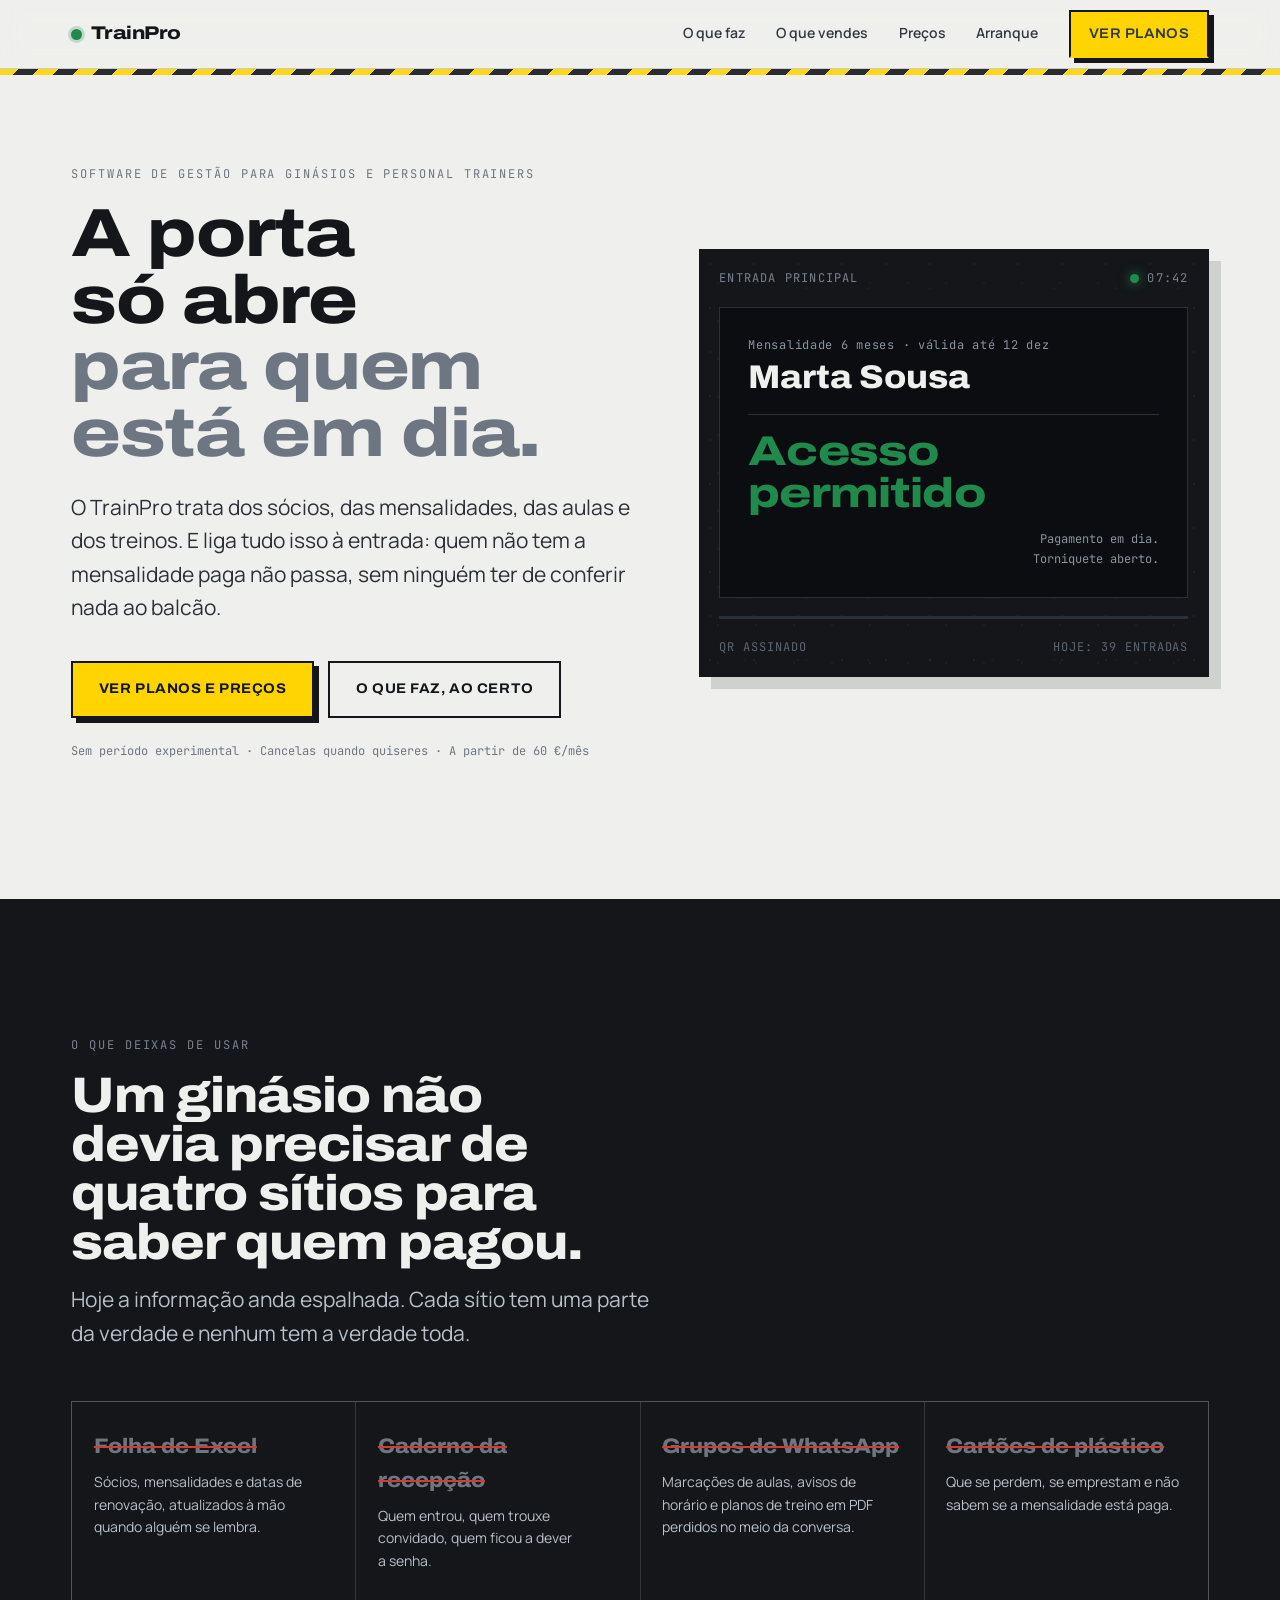
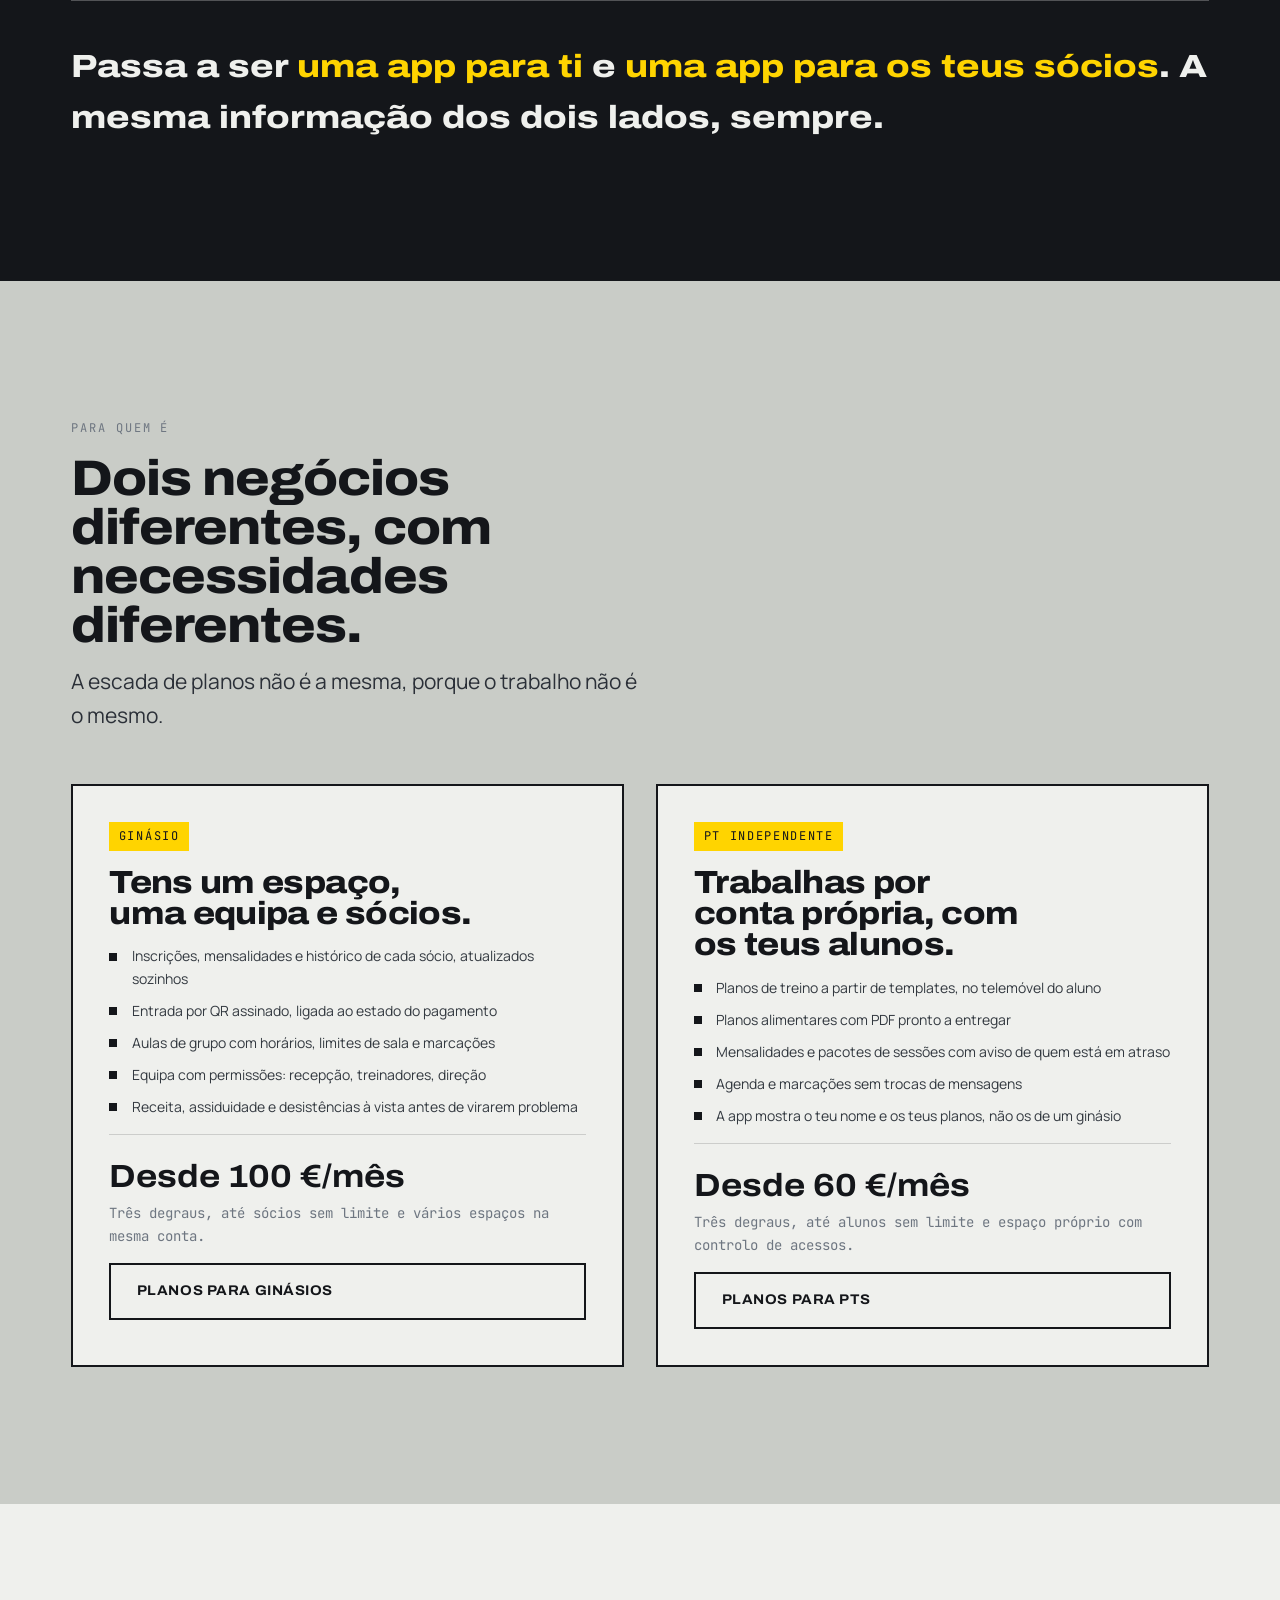
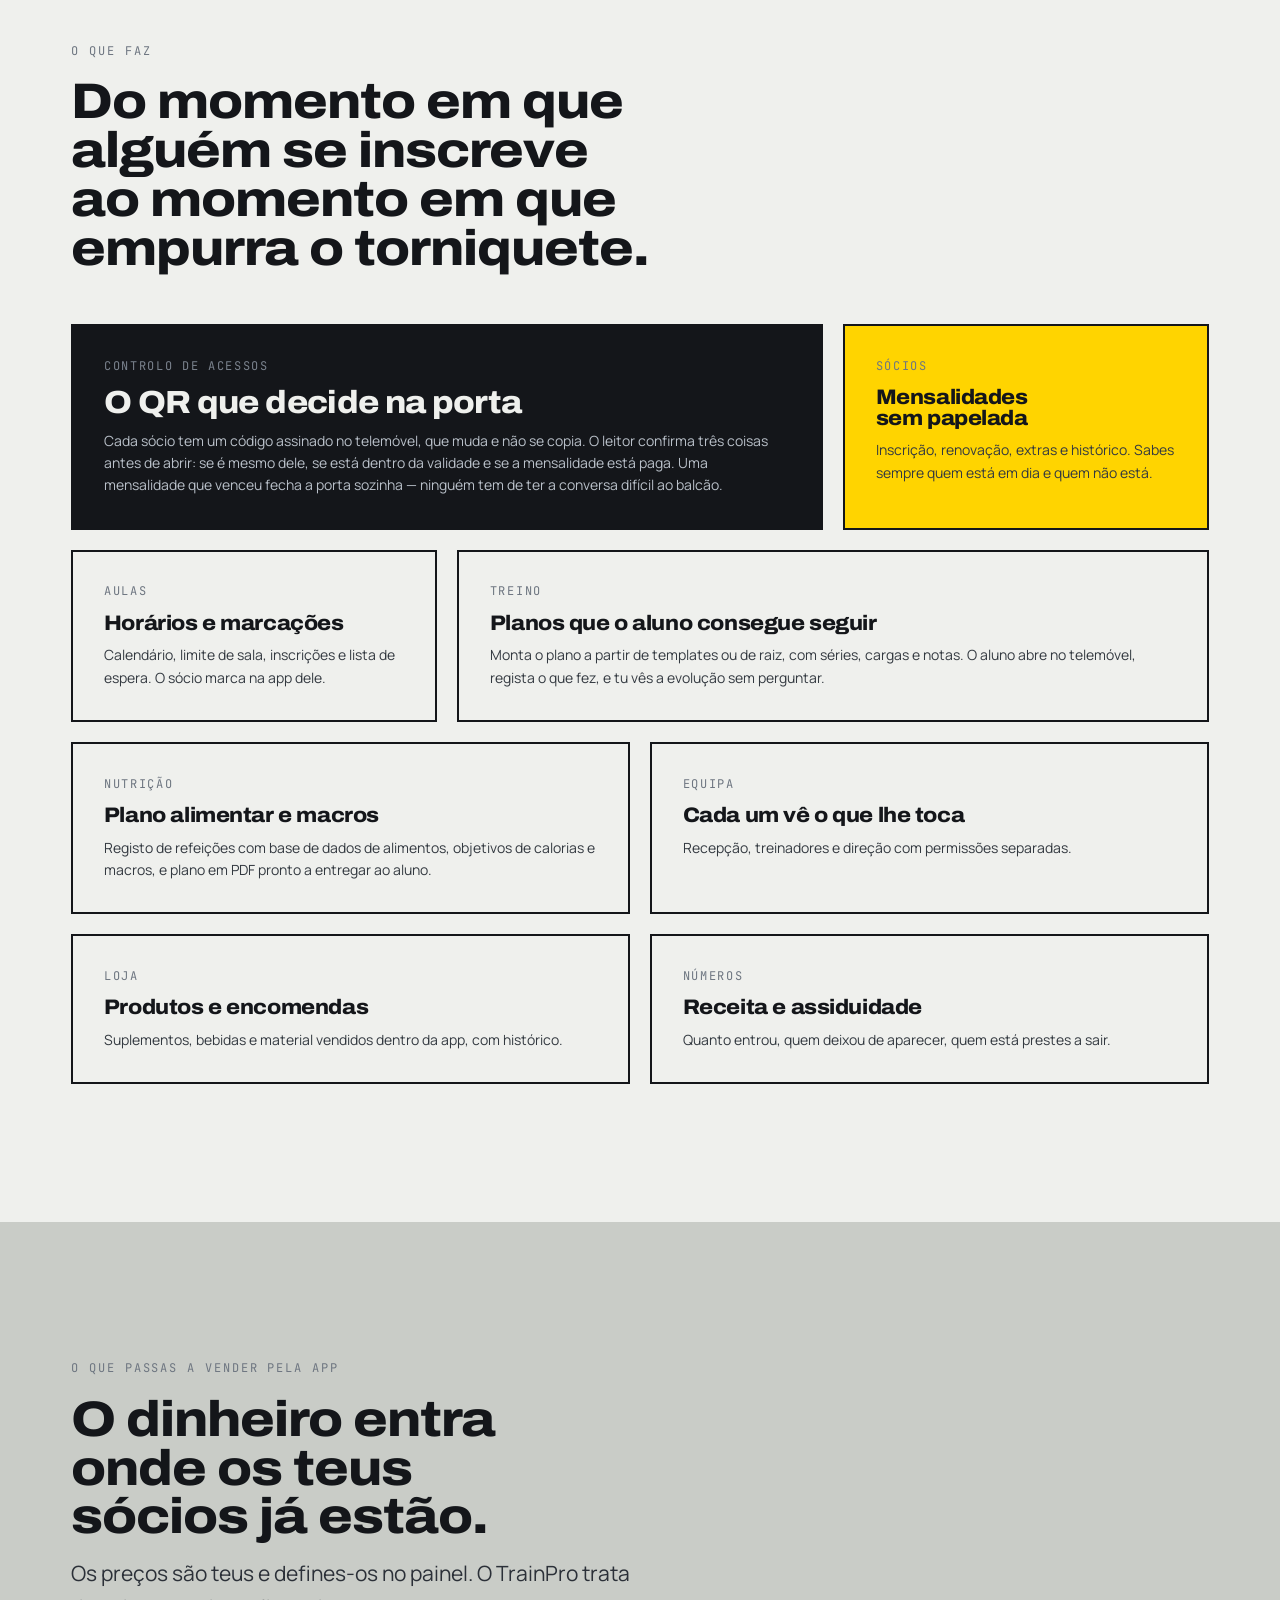
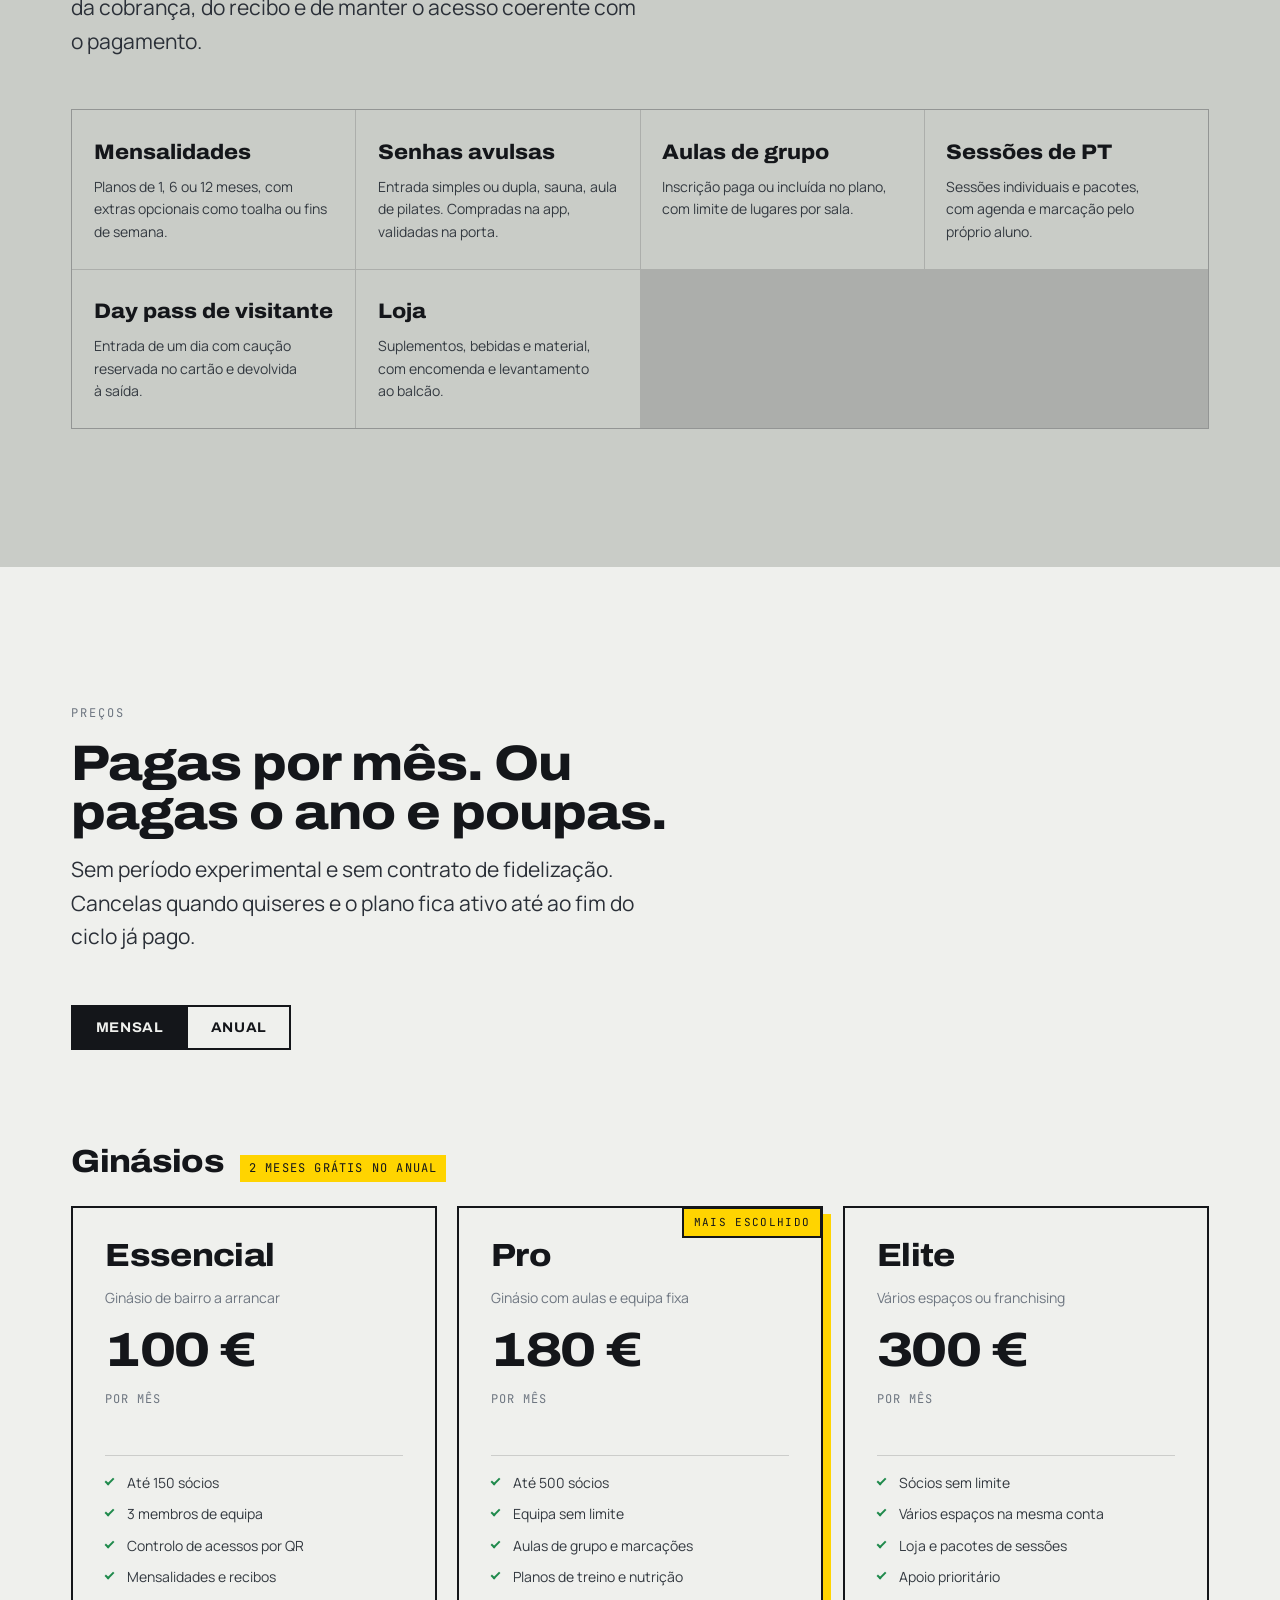
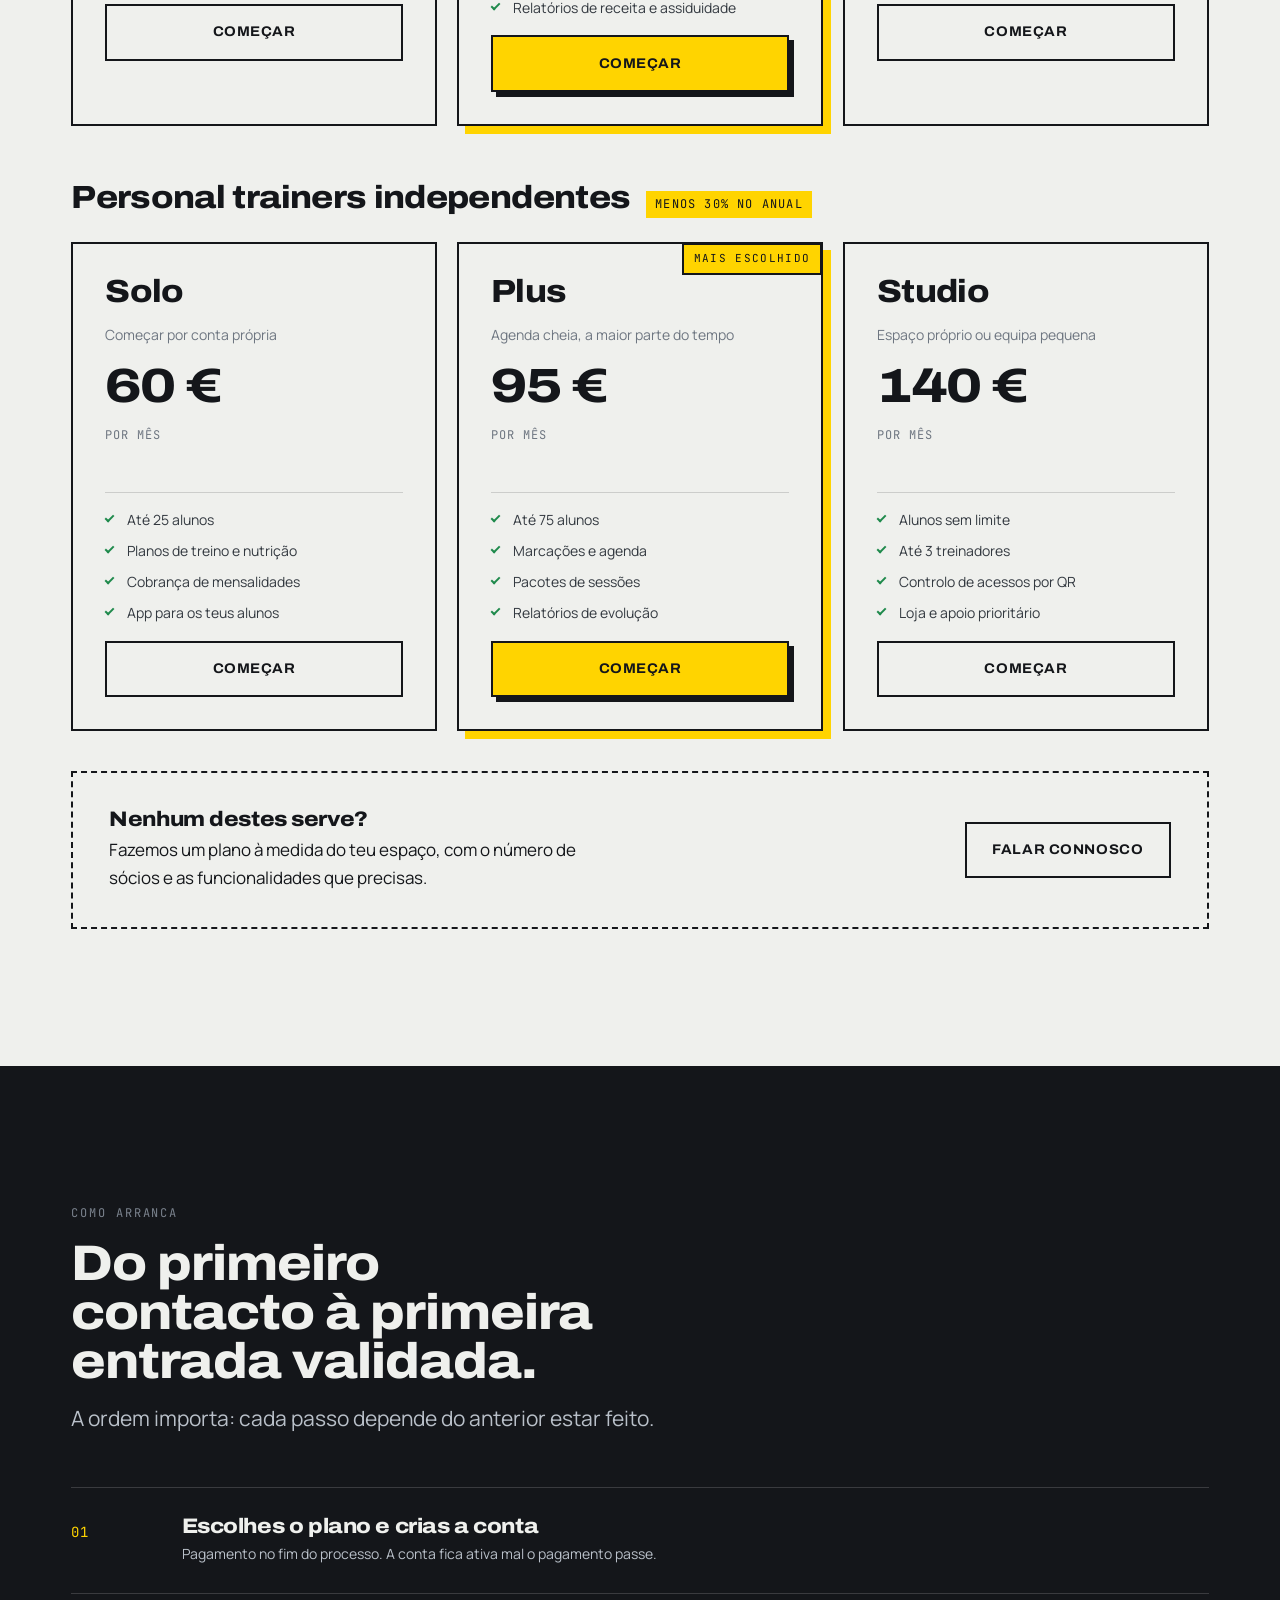
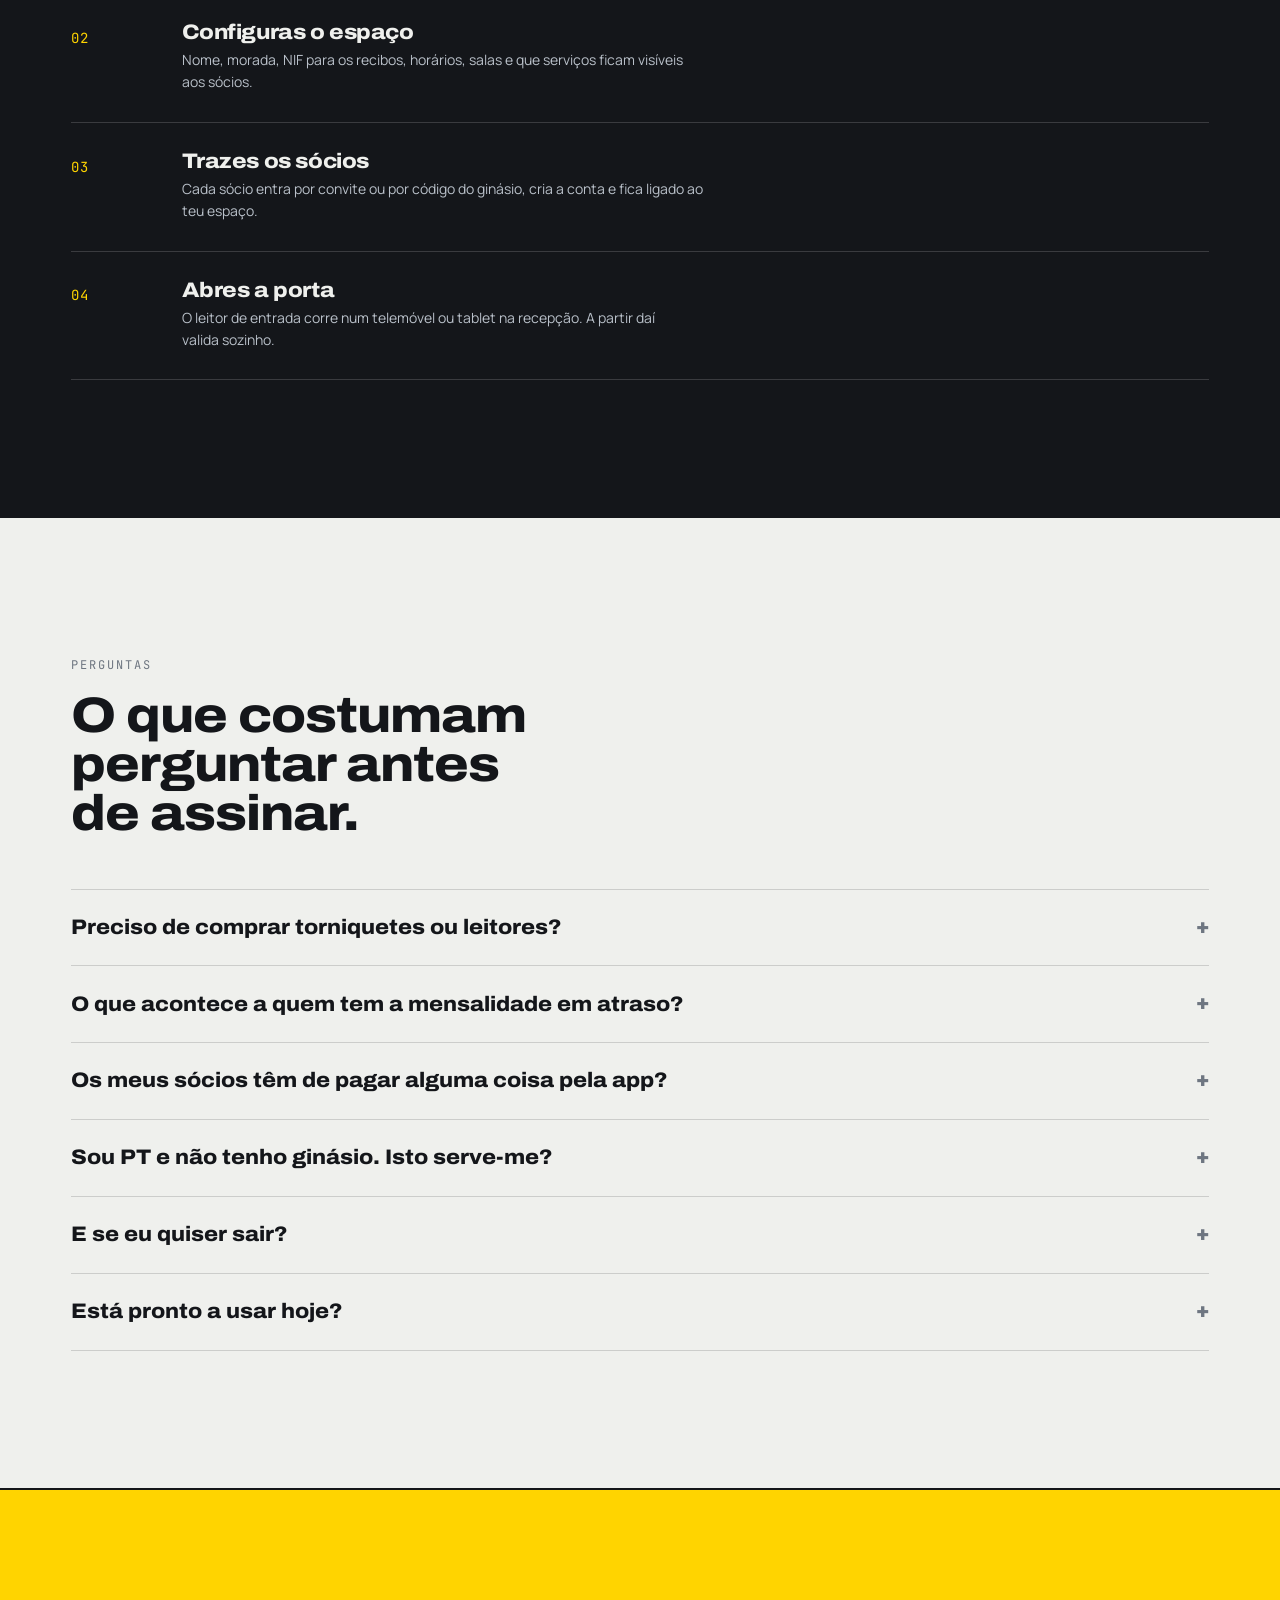
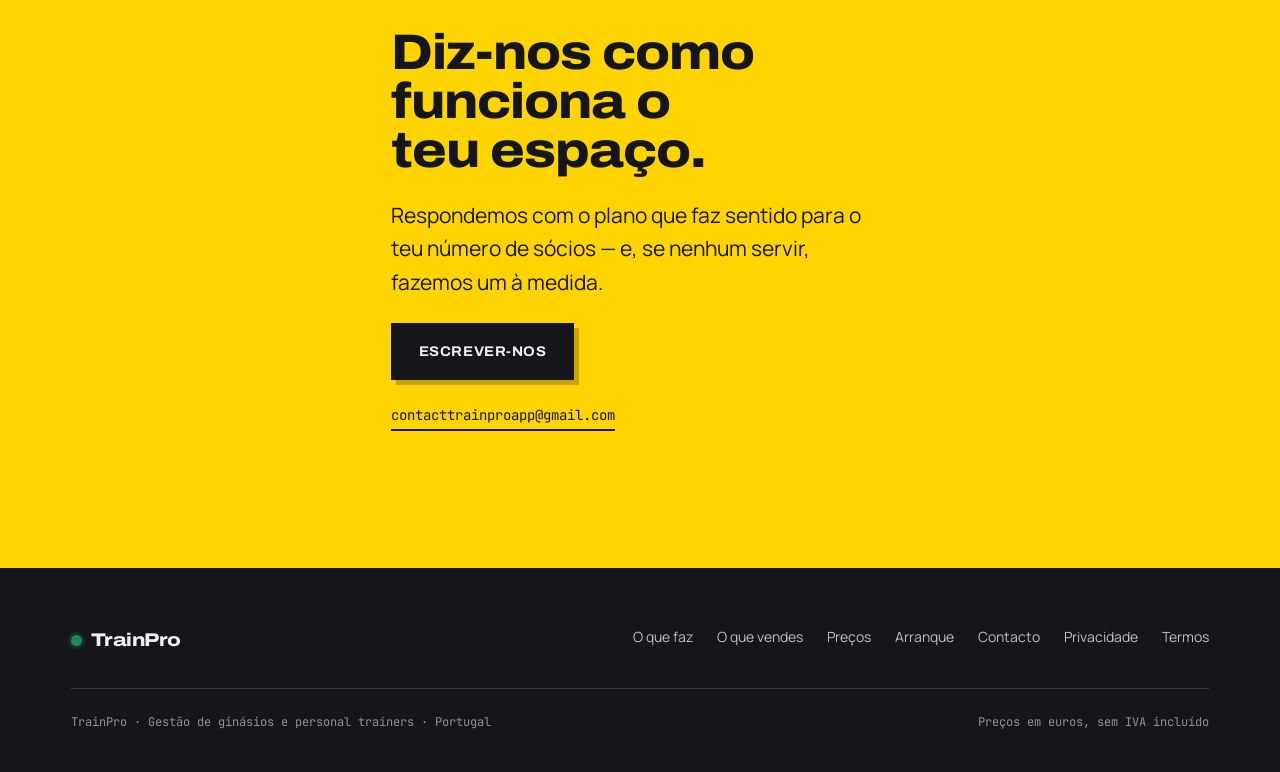
<file: index.html>
<!doctype html>
<html lang="pt-PT">
<head>
<meta charset="utf-8">
<meta name="viewport" content="width=device-width, initial-scale=1">
<title>TrainPro — o sistema do teu ginásio</title>
<meta name="description" content="TrainPro gere sócios, mensalidades, aulas, treinos e o controlo de acessos do teu ginásio ou do teu negócio de personal trainer. A porta só abre para quem está em dia.">

<meta property="og:title" content="TrainPro — o sistema do teu ginásio">
<meta property="og:description" content="Sócios, mensalidades, aulas, treinos e controlo de acessos numa só app. A porta só abre para quem está em dia.">
<meta property="og:type" content="website">
<meta property="og:locale" content="pt_PT">
<meta name="theme-color" content="#14161A">

<link rel="preconnect" href="https://fonts.googleapis.com">
<link rel="preconnect" href="https://fonts.gstatic.com" crossorigin>
<link href="https://fonts.googleapis.com/css2?family=Archivo:wdth,wght@62..125,400..900&family=Manrope:wght@400..800&family=JetBrains+Mono:wght@400;700&display=swap" rel="stylesheet">
<link rel="stylesheet" href="styles.css">
<link rel="icon" href="data:image/svg+xml,<svg xmlns='http://www.w3.org/2000/svg' viewBox='0 0 100 100'><rect width='100' height='100' fill='%2314161A'/><rect x='18' y='30' width='64' height='12' fill='%23FFD400'/><rect x='18' y='58' width='40' height='12' fill='%23EFF0ED'/></svg>">
</head>
<script>document.documentElement.classList.add("js");</script>
<body>

<a class="skip" href="#conteudo">Saltar para o conteúdo</a>

<header class="site-head">
  <div class="wrap site-head__inner">
    <a class="mark" href="#topo"><span class="mark__dot" aria-hidden="true"></span>TrainPro</a>
    <nav class="site-nav" aria-label="Navegação principal">
      <a href="#funciona">O que faz</a>
      <a href="#vende">O que vendes</a>
      <a href="#precos">Preços</a>
      <a href="#arranque">Arranque</a>
      <a class="btn btn--solid" href="#precos">Ver planos</a>
    </nav>
  </div>
</header>

<main id="conteudo">

<!-- ====================================================== hero + painel -->
<section class="hero" id="topo">
  <div class="wrap hero__grid">

    <div>
      <p class="eyebrow">Software de gestão para ginásios e personal trainers</p>
      <h1 class="hero__title">
        A porta só abre
        <em>para quem está em dia.</em>
      </h1>
      <p class="lede">
        O TrainPro trata dos sócios, das mensalidades, das aulas e dos treinos.
        E liga tudo isso à entrada: quem não tem a mensalidade paga não passa,
        sem ninguém ter de conferir nada ao balcão.
      </p>
      <div class="hero__actions">
        <a class="btn btn--solid" href="#precos">Ver planos e preços</a>
        <a class="btn btn--ghost" href="#funciona">O que faz, ao certo</a>
      </div>
      <p class="hero__note">Sem período experimental · Cancelas quando quiseres · A partir de 60&nbsp;€/mês</p>
    </div>

    <!-- ★ Elemento assinatura: o leitor de entrada a decidir, ao vivo. -->
    <div class="reader" id="reader" data-state="granted" role="figure"
         aria-label="Simulação do leitor de entrada do ginásio a validar sócios">
      <div class="reader__top">
        <span>Entrada principal</span>
        <span class="reader__lamp"><span aria-hidden="true"></span><em id="readerClock" style="font-style:normal">07:42</em></span>
      </div>

      <div class="reader__screen">
        <div class="reader__member">
          <p class="reader__plan" id="readerPlan">Mensalidade 6 meses · válida até 12 dez</p>
          <p class="reader__name" id="readerName">Marta Sousa</p>
        </div>

        <div class="reader__verdict">
          <p class="reader__word" id="readerWord">Acesso permitido</p>
          <p class="reader__reason" id="readerReason">Pagamento em dia. Torniquete aberto.</p>
        </div>
      </div>

      <div class="reader__tick" aria-hidden="true"><i></i></div>

      <div class="reader__foot">
        <span>QR assinado</span>
        <span id="readerCount">Hoje: 38 entradas</span>
      </div>
    </div>

  </div>
</section>

<!-- ========================================================= o que sai -->
<section class="section section--ink">
  <div class="wrap">
    <div class="section__head reveal">
      <p class="eyebrow">O que deixas de usar</p>
      <h2 class="section__title">Um ginásio não devia precisar de quatro sítios para saber quem pagou.</h2>
      <p class="lede">Hoje a informação anda espalhada. Cada sítio tem uma parte da verdade e nenhum tem a verdade toda.</p>
    </div>

    <div class="replace reveal">
      <div class="replace__item">
        <p class="replace__tool">Folha de Excel</p>
        <p class="replace__what">Sócios, mensalidades e datas de renovação, atualizados à mão quando alguém se lembra.</p>
      </div>
      <div class="replace__item">
        <p class="replace__tool">Caderno da recepção</p>
        <p class="replace__what">Quem entrou, quem trouxe convidado, quem ficou a dever a senha.</p>
      </div>
      <div class="replace__item">
        <p class="replace__tool">Grupos de WhatsApp</p>
        <p class="replace__what">Marcações de aulas, avisos de horário e planos de treino em PDF perdidos no meio da conversa.</p>
      </div>
      <div class="replace__item">
        <p class="replace__tool">Cartões de plástico</p>
        <p class="replace__what">Que se perdem, se emprestam e não sabem se a mensalidade está paga.</p>
      </div>
    </div>

    <p class="replace__out reveal">Passa a ser <b>uma app para ti</b> e <b>uma app para os teus sócios</b>. A mesma informação dos dois lados, sempre.</p>
  </div>
</section>

<!-- ======================================================== audiências -->
<section class="section section--slab">
  <div class="wrap">
    <div class="section__head reveal">
      <p class="eyebrow">Para quem é</p>
      <h2 class="section__title">Dois negócios diferentes, com necessidades diferentes.</h2>
      <p class="lede">A escada de planos não é a mesma, porque o trabalho não é o mesmo.</p>
    </div>

    <div class="tracks">
      <article class="track reveal">
        <p class="track__tag">Ginásio</p>
        <h3 class="track__title">Tens um espaço, uma equipa e sócios.</h3>
        <ul class="track__list">
          <li>Inscrições, mensalidades e histórico de cada sócio, atualizados sozinhos</li>
          <li>Entrada por QR assinado, ligada ao estado do pagamento</li>
          <li>Aulas de grupo com horários, limites de sala e marcações</li>
          <li>Equipa com permissões: recepção, treinadores, direção</li>
          <li>Receita, assiduidade e desistências à vista antes de virarem problema</li>
        </ul>
        <p class="track__price"><b>Desde 100&nbsp;€/mês</b>Três degraus, até sócios sem limite e vários espaços na mesma conta.</p>
        <a class="btn btn--ghost" href="#precos-ginasio">Planos para ginásios</a>
      </article>

      <article class="track reveal">
        <p class="track__tag">PT independente</p>
        <h3 class="track__title">Trabalhas por conta própria, com os teus alunos.</h3>
        <ul class="track__list">
          <li>Planos de treino a partir de templates, no telemóvel do aluno</li>
          <li>Planos alimentares com PDF pronto a entregar</li>
          <li>Mensalidades e pacotes de sessões com aviso de quem está em atraso</li>
          <li>Agenda e marcações sem trocas de mensagens</li>
          <li>A app mostra o teu nome e os teus planos, não os de um ginásio</li>
        </ul>
        <p class="track__price"><b>Desde 60&nbsp;€/mês</b>Três degraus, até alunos sem limite e espaço próprio com controlo de acessos.</p>
        <a class="btn btn--ghost" href="#precos-pt">Planos para PTs</a>
      </article>
    </div>
  </div>
</section>

<!-- ========================================================== o que faz -->
<section class="section" id="funciona">
  <div class="wrap">
    <div class="section__head reveal">
      <p class="eyebrow">O que faz</p>
      <h2 class="section__title">Do momento em que alguém se inscreve ao momento em que empurra o torniquete.</h2>
    </div>

    <div class="bento">

      <article class="cell cell--hero reveal">
        <p class="cell__kicker">Controlo de acessos</p>
        <h3 class="cell__title">O QR que decide na porta</h3>
        <p class="cell__body">
          Cada sócio tem um código assinado no telemóvel, que muda e não se copia.
          O leitor confirma três coisas antes de abrir: se é mesmo dele, se está
          dentro da validade e se a mensalidade está paga. Uma mensalidade que
          venceu fecha a porta sozinha — ninguém tem de ter a conversa difícil ao balcão.
        </p>
      </article>

      <article class="cell cell--mark reveal">
        <p class="cell__kicker">Sócios</p>
        <h3 class="cell__title">Mensalidades sem papelada</h3>
        <p class="cell__body">Inscrição, renovação, extras e histórico. Sabes sempre quem está em dia e quem não está.</p>
      </article>

      <article class="cell reveal">
        <p class="cell__kicker">Aulas</p>
        <h3 class="cell__title">Horários e marcações</h3>
        <p class="cell__body">Calendário, limite de sala, inscrições e lista de espera. O sócio marca na app dele.</p>
      </article>

      <article class="cell cell--four reveal">
        <p class="cell__kicker">Treino</p>
        <h3 class="cell__title">Planos que o aluno consegue seguir</h3>
        <p class="cell__body">
          Monta o plano a partir de templates ou de raiz, com séries, cargas e
          notas. O aluno abre no telemóvel, regista o que fez, e tu vês a
          evolução sem perguntar.
        </p>
      </article>

      <article class="cell cell--wide reveal">
        <p class="cell__kicker">Nutrição</p>
        <h3 class="cell__title">Plano alimentar e macros</h3>
        <p class="cell__body">
          Registo de refeições com base de dados de alimentos, objetivos de
          calorias e macros, e plano em PDF pronto a entregar ao aluno.
        </p>
      </article>

      <article class="cell cell--wide reveal">
        <p class="cell__kicker">Equipa</p>
        <h3 class="cell__title">Cada um vê o que lhe toca</h3>
        <p class="cell__body">Recepção, treinadores e direção com permissões separadas.</p>
      </article>

      <article class="cell cell--wide reveal">
        <p class="cell__kicker">Loja</p>
        <h3 class="cell__title">Produtos e encomendas</h3>
        <p class="cell__body">Suplementos, bebidas e material vendidos dentro da app, com histórico.</p>
      </article>

      <article class="cell cell--wide reveal">
        <p class="cell__kicker">Números</p>
        <h3 class="cell__title">Receita e assiduidade</h3>
        <p class="cell__body">Quanto entrou, quem deixou de aparecer, quem está prestes a sair.</p>
      </article>

    </div>
  </div>
</section>

<!-- ======================================================= o que vendes -->
<section class="section section--slab" id="vende">
  <div class="wrap">
    <div class="section__head reveal">
      <p class="eyebrow">O que passas a vender pela app</p>
      <h2 class="section__title">O dinheiro entra onde os teus sócios já estão.</h2>
      <p class="lede">
        Os preços são teus e defines-os no painel. O TrainPro trata da cobrança,
        do recibo e de manter o acesso coerente com o pagamento.
      </p>
    </div>

    <div class="sells reveal">
      <div class="sell">
        <p class="sell__name">Mensalidades</p>
        <p class="sell__body">Planos de 1, 6 ou 12 meses, com extras opcionais como toalha ou fins de semana.</p>
      </div>
      <div class="sell">
        <p class="sell__name">Senhas avulsas</p>
        <p class="sell__body">Entrada simples ou dupla, sauna, aula de pilates. Compradas na app, validadas na porta.</p>
      </div>
      <div class="sell">
        <p class="sell__name">Aulas de grupo</p>
        <p class="sell__body">Inscrição paga ou incluída no plano, com limite de lugares por sala.</p>
      </div>
      <div class="sell">
        <p class="sell__name">Sessões de PT</p>
        <p class="sell__body">Sessões individuais e pacotes, com agenda e marcação pelo próprio aluno.</p>
      </div>
      <div class="sell">
        <p class="sell__name">Day pass de visitante</p>
        <p class="sell__body">Entrada de um dia com caução reservada no cartão e devolvida à saída.</p>
      </div>
      <div class="sell">
        <p class="sell__name">Loja</p>
        <p class="sell__body">Suplementos, bebidas e material, com encomenda e levantamento ao balcão.</p>
      </div>
    </div>
  </div>
</section>

<!-- ============================================================= preços -->
<section class="section" id="precos">
  <div class="wrap">
    <div class="section__head reveal">
      <p class="eyebrow">Preços</p>
      <h2 class="section__title">Pagas por mês. Ou pagas o ano e poupas.</h2>
      <p class="lede">Sem período experimental e sem contrato de fidelização. Cancelas quando quiseres e o plano fica ativo até ao fim do ciclo já pago.</p>
    </div>

    <div class="switch reveal" role="group" aria-label="Ciclo de pagamento">
      <button type="button" id="cycleMonthly" aria-pressed="true">Mensal</button>
      <button type="button" id="cycleAnnual" aria-pressed="false">Anual</button>
    </div>

    <!-- Ginásios -->
    <div class="audience-head reveal" id="precos-ginasio">
      <h3>Ginásios</h3>
      <span data-offer="gym">2 meses grátis no anual</span>
    </div>

    <div class="plans">
      <article class="plan reveal">
        <h4 class="plan__name">Essencial</h4>
        <p class="plan__for">Ginásio de bairro a arrancar</p>
        <p class="plan__price" data-monthly="100 €" data-annual="1000 €">100 €</p>
        <p class="plan__cycle" data-cycle>por mês</p>
        <p class="plan__save" data-save data-annual-save="Poupas 200 € por ano"></p>
        <ul class="plan__list">
          <li>Até 150 sócios</li>
          <li>3 membros de equipa</li>
          <li>Controlo de acessos por QR</li>
          <li>Mensalidades e recibos</li>
        </ul>
        <a class="btn btn--ghost" href="#falar">Começar</a>
      </article>

      <article class="plan plan--pick reveal">
        <p class="plan__flag">Mais escolhido</p>
        <h4 class="plan__name">Pro</h4>
        <p class="plan__for">Ginásio com aulas e equipa fixa</p>
        <p class="plan__price" data-monthly="180 €" data-annual="1800 €">180 €</p>
        <p class="plan__cycle" data-cycle>por mês</p>
        <p class="plan__save" data-save data-annual-save="Poupas 360 € por ano"></p>
        <ul class="plan__list">
          <li>Até 500 sócios</li>
          <li>Equipa sem limite</li>
          <li>Aulas de grupo e marcações</li>
          <li>Planos de treino e nutrição</li>
          <li>Relatórios de receita e assiduidade</li>
        </ul>
        <a class="btn btn--solid" href="#falar">Começar</a>
      </article>

      <article class="plan reveal">
        <h4 class="plan__name">Elite</h4>
        <p class="plan__for">Vários espaços ou franchising</p>
        <p class="plan__price" data-monthly="300 €" data-annual="3000 €">300 €</p>
        <p class="plan__cycle" data-cycle>por mês</p>
        <p class="plan__save" data-save data-annual-save="Poupas 600 € por ano"></p>
        <ul class="plan__list">
          <li>Sócios sem limite</li>
          <li>Vários espaços na mesma conta</li>
          <li>Loja e pacotes de sessões</li>
          <li>Apoio prioritário</li>
        </ul>
        <a class="btn btn--ghost" href="#falar">Começar</a>
      </article>
    </div>

    <!-- Personal trainers -->
    <div class="audience-head reveal" id="precos-pt">
      <h3>Personal trainers independentes</h3>
      <span data-offer="trainer">Menos 30% no anual</span>
    </div>

    <div class="plans">
      <article class="plan reveal">
        <h4 class="plan__name">Solo</h4>
        <p class="plan__for">Começar por conta própria</p>
        <p class="plan__price" data-monthly="60 €" data-annual="504 €">60 €</p>
        <p class="plan__cycle" data-cycle>por mês</p>
        <p class="plan__save" data-save data-annual-save="Poupas 216 € por ano"></p>
        <ul class="plan__list">
          <li>Até 25 alunos</li>
          <li>Planos de treino e nutrição</li>
          <li>Cobrança de mensalidades</li>
          <li>App para os teus alunos</li>
        </ul>
        <a class="btn btn--ghost" href="#falar">Começar</a>
      </article>

      <article class="plan plan--pick reveal">
        <p class="plan__flag">Mais escolhido</p>
        <h4 class="plan__name">Plus</h4>
        <p class="plan__for">Agenda cheia, a maior parte do tempo</p>
        <p class="plan__price" data-monthly="95 €" data-annual="798 €">95 €</p>
        <p class="plan__cycle" data-cycle>por mês</p>
        <p class="plan__save" data-save data-annual-save="Poupas 342 € por ano"></p>
        <ul class="plan__list">
          <li>Até 75 alunos</li>
          <li>Marcações e agenda</li>
          <li>Pacotes de sessões</li>
          <li>Relatórios de evolução</li>
        </ul>
        <a class="btn btn--solid" href="#falar">Começar</a>
      </article>

      <article class="plan reveal">
        <h4 class="plan__name">Studio</h4>
        <p class="plan__for">Espaço próprio ou equipa pequena</p>
        <p class="plan__price" data-monthly="140 €" data-annual="1176 €">140 €</p>
        <p class="plan__cycle" data-cycle>por mês</p>
        <p class="plan__save" data-save data-annual-save="Poupas 504 € por ano"></p>
        <ul class="plan__list">
          <li>Alunos sem limite</li>
          <li>Até 3 treinadores</li>
          <li>Controlo de acessos por QR</li>
          <li>Loja e apoio prioritário</li>
        </ul>
        <a class="btn btn--ghost" href="#falar">Começar</a>
      </article>
    </div>

    <div class="custom reveal">
      <div>
        <h3>Nenhum destes serve?</h3>
        <p>Fazemos um plano à medida do teu espaço, com o número de sócios e as funcionalidades que precisas.</p>
      </div>
      <a class="btn btn--ghost" href="mailto:contacttrainproapp@gmail.com?subject=Plano%20personalizado">Falar connosco</a>
    </div>
  </div>
</section>

<!-- =========================================================== arranque -->
<section class="section section--ink" id="arranque">
  <div class="wrap">
    <div class="section__head reveal">
      <p class="eyebrow">Como arranca</p>
      <h2 class="section__title">Do primeiro contacto à primeira entrada validada.</h2>
      <p class="lede">A ordem importa: cada passo depende do anterior estar feito.</p>
    </div>

    <div class="steps reveal">
      <div class="step">
        <div>
          <h3>Escolhes o plano e crias a conta</h3>
          <p>Pagamento no fim do processo. A conta fica ativa mal o pagamento passe.</p>
        </div>
      </div>
      <div class="step">
        <div>
          <h3>Configuras o espaço</h3>
          <p>Nome, morada, NIF para os recibos, horários, salas e que serviços ficam visíveis aos sócios.</p>
        </div>
      </div>
      <div class="step">
        <div>
          <h3>Trazes os sócios</h3>
          <p>Cada sócio entra por convite ou por código do ginásio, cria a conta e fica ligado ao teu espaço.</p>
        </div>
      </div>
      <div class="step">
        <div>
          <h3>Abres a porta</h3>
          <p>O leitor de entrada corre num telemóvel ou tablet na recepção. A partir daí valida sozinho.</p>
        </div>
      </div>
    </div>
  </div>
</section>

<!-- ================================================================ faq -->
<section class="section">
  <div class="wrap">
    <div class="section__head reveal">
      <p class="eyebrow">Perguntas</p>
      <h2 class="section__title">O que costumam perguntar antes de assinar.</h2>
    </div>

    <div class="faq reveal">
      <details>
        <summary>Preciso de comprar torniquetes ou leitores?</summary>
        <p>Não. O leitor de entrada é um ecrã da própria app, a correr num telemóvel ou tablet na recepção. Se já tens torniquete, continua a fazer sentido usá-lo — o TrainPro é quem decide se abre.</p>
      </details>
      <details>
        <summary>O que acontece a quem tem a mensalidade em atraso?</summary>
        <p>O código deixa de validar na porta e a pessoa vê o motivo na app dela, com a opção de regularizar. Podes definir uma tolerância se preferires que ninguém fique à porta no primeiro dia de atraso.</p>
      </details>
      <details>
        <summary>Os meus sócios têm de pagar alguma coisa pela app?</summary>
        <p>Não. A app dos sócios é gratuita para eles. O que pagam é o que tu lhes vendes: mensalidade, senhas, aulas, sessões.</p>
      </details>
      <details>
        <summary>Sou PT e não tenho ginásio. Isto serve-me?</summary>
        <p>Serve. Os planos para PT independente não pressupõem espaço físico: dás treinos e nutrição, cobras mensalidades e pacotes, e os teus alunos veem o teu nome na app. Se tiveres espaço próprio, o plano Studio traz também o controlo de acessos.</p>
      </details>
      <details>
        <summary>E se eu quiser sair?</summary>
        <p>Cancelas quando quiseres, sem fidelização. O plano fica ativo até ao fim do ciclo que já pagaste e os dados do teu espaço continuam a ser teus — pedes uma exportação e levamos isso a sério.</p>
      </details>
      <details>
        <summary>Está pronto a usar hoje?</summary>
        <p>A app está em desenvolvimento ativo e as funcionalidades descritas aqui são as que existem. Se quiseres experimentar antes de decidir, escreve-nos e combinamos uma demonstração com o teu caso concreto.</p>
      </details>
    </div>
  </div>
</section>

<!-- ================================================================ cta -->
<section class="cta" id="falar">
  <div class="wrap cta__inner">
    <h2>Diz-nos como funciona o teu espaço.</h2>
    <p>Respondemos com o plano que faz sentido para o teu número de sócios — e, se nenhum servir, fazemos um à medida.</p>
    <a class="btn btn--ink" href="mailto:contacttrainproapp@gmail.com?subject=Ades%C3%A3o%20TrainPro">Escrever-nos</a>
    <a class="cta__mail" href="mailto:contacttrainproapp@gmail.com">contacttrainproapp@gmail.com</a>
  </div>
</section>

</main>

<footer class="site-foot">
  <div class="wrap">
    <div class="site-foot__grid">
      <a class="mark" href="#topo"><span class="mark__dot" aria-hidden="true"></span>TrainPro</a>
      <nav class="site-foot__links" aria-label="Navegação do rodapé">
        <a href="#funciona">O que faz</a>
        <a href="#vende">O que vendes</a>
        <a href="#precos">Preços</a>
        <a href="#arranque">Arranque</a>
        <a href="mailto:contacttrainproapp@gmail.com">Contacto</a>
        <a href="legal/privacidade.html">Privacidade</a>
        <a href="legal/termos.html">Termos</a>
      </nav>
    </div>
    <div class="site-foot__legal">
      <span>TrainPro · Gestão de ginásios e personal trainers · Portugal</span>
      <span>Preços em euros, sem IVA incluído</span>
    </div>
  </div>
</footer>

<script src="app.js"></script>
</body>
</html>
</file>
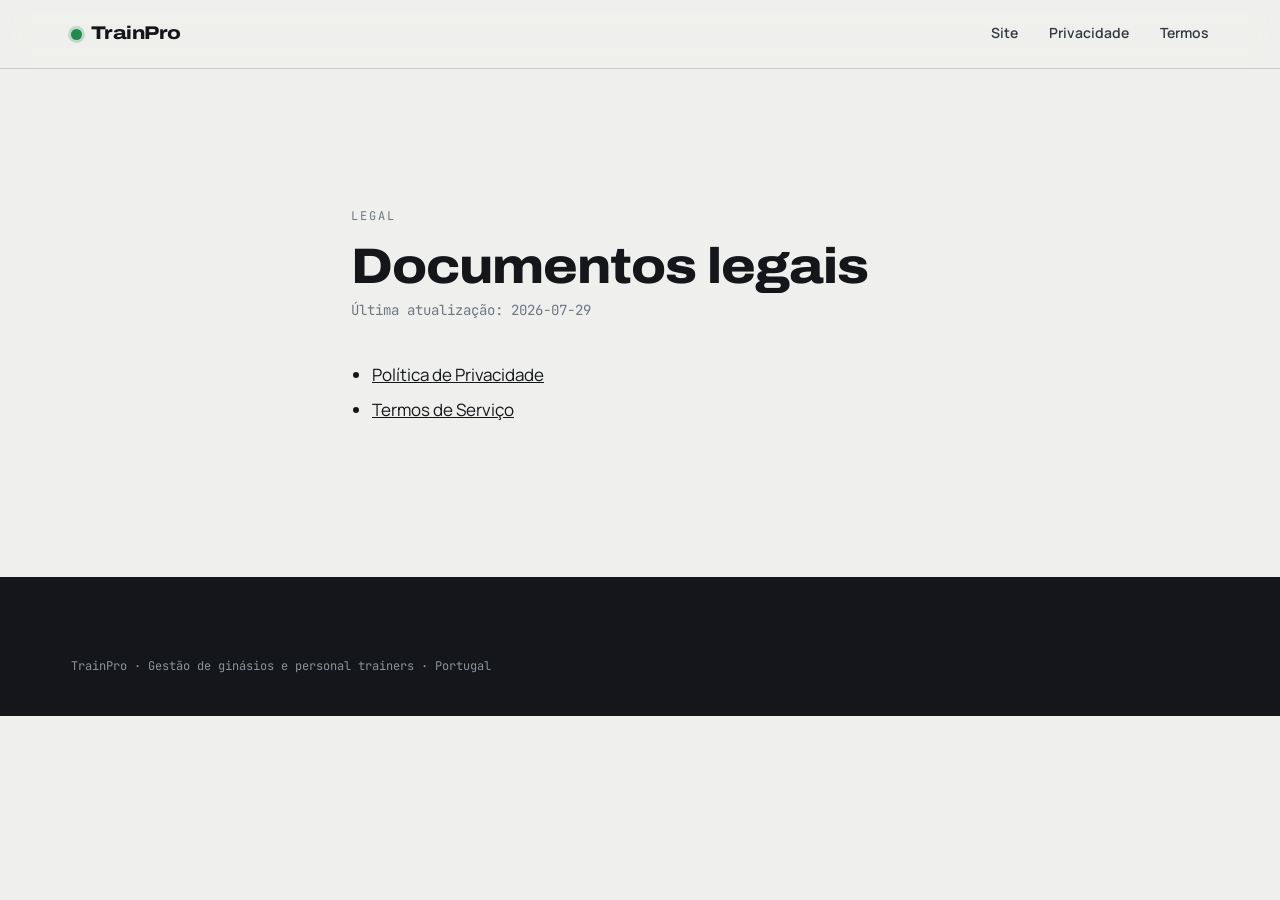
<file: legal/index.html>
<!doctype html>
<html lang="pt-PT">
<head>
<meta charset="utf-8">
<meta name="viewport" content="width=device-width, initial-scale=1">
<title>Legal — TrainPro</title>
<meta name="description" content="Política de Privacidade e Termos de Serviço do TrainPro.">
<link rel="preconnect" href="https://fonts.googleapis.com">
<link rel="preconnect" href="https://fonts.gstatic.com" crossorigin>
<link href="https://fonts.googleapis.com/css2?family=Archivo:wdth,wght@62..125,400..900&family=Manrope:wght@400..800&family=JetBrains+Mono:wght@400;700&display=swap" rel="stylesheet">
<link rel="stylesheet" href="../styles.css">
<link rel="stylesheet" href="legal.css">
<link rel="icon" href="data:image/svg+xml,<svg xmlns='http://www.w3.org/2000/svg' viewBox='0 0 100 100'><rect width='100' height='100' fill='%2314161A'/><rect x='18' y='30' width='64' height='12' fill='%23FFD400'/><rect x='18' y='58' width='40' height='12' fill='%23EFF0ED'/></svg>">
</head>
<body>

<header class="site-head">
  <div class="wrap site-head__inner">
    <a class="mark" href="../index.html"><span class="mark__dot" aria-hidden="true"></span>TrainPro</a>
    <nav class="site-nav" aria-label="Navegação principal">
      <a href="../index.html">Site</a>
      <a href="privacidade.html">Privacidade</a>
      <a href="termos.html">Termos</a>
    </nav>
  </div>
</header>

<main class="legal-main">
  <div class="wrap legal-doc">
    <p class="eyebrow">Legal</p>
    <h1>Documentos legais</h1>
    <p class="updated">Última atualização: 2026-07-29</p>
    <ul>
      <li><a href="privacidade.html">Política de Privacidade</a></li>
      <li><a href="termos.html">Termos de Serviço</a></li>
    </ul>
  </div>
</main>

<footer class="site-foot">
  <div class="wrap">
    <div class="site-foot__legal">
      <span>TrainPro · Gestão de ginásios e personal trainers · Portugal</span>
    </div>
  </div>
</footer>

</body>
</html>
</file>
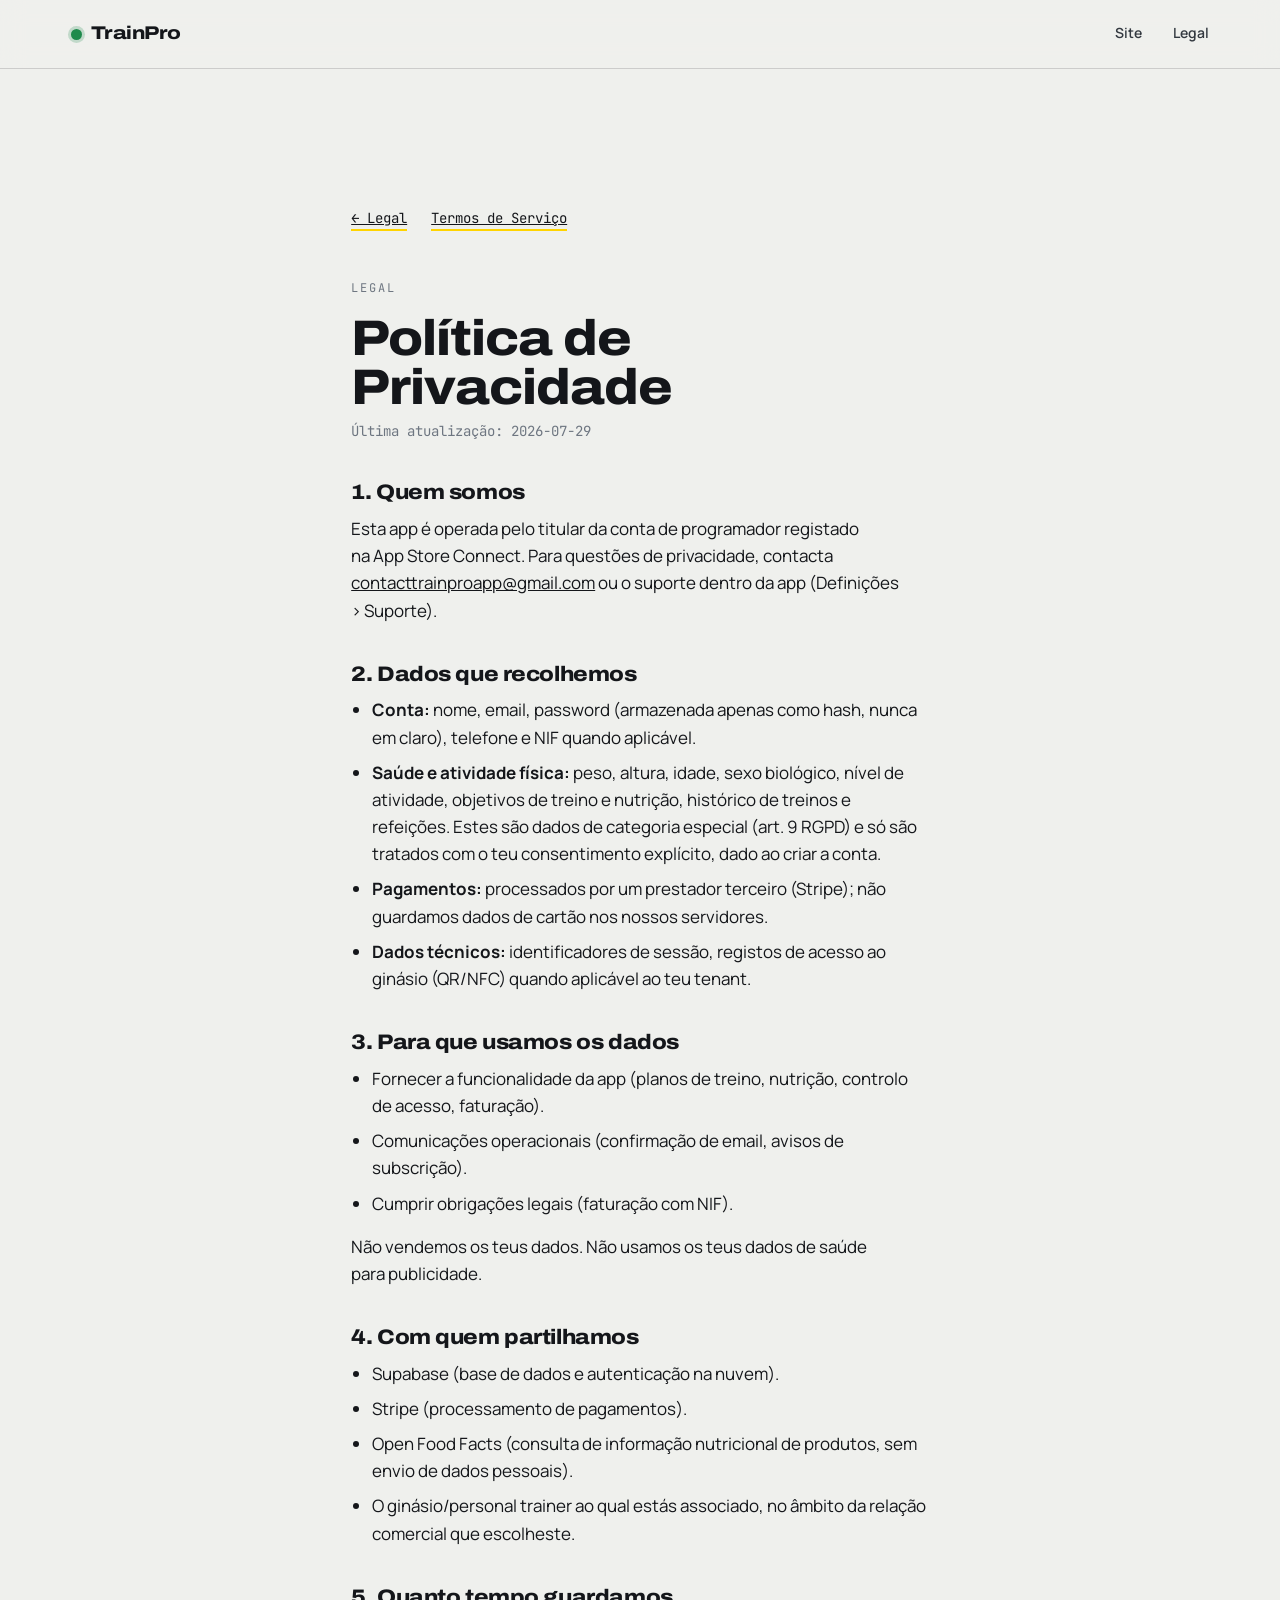
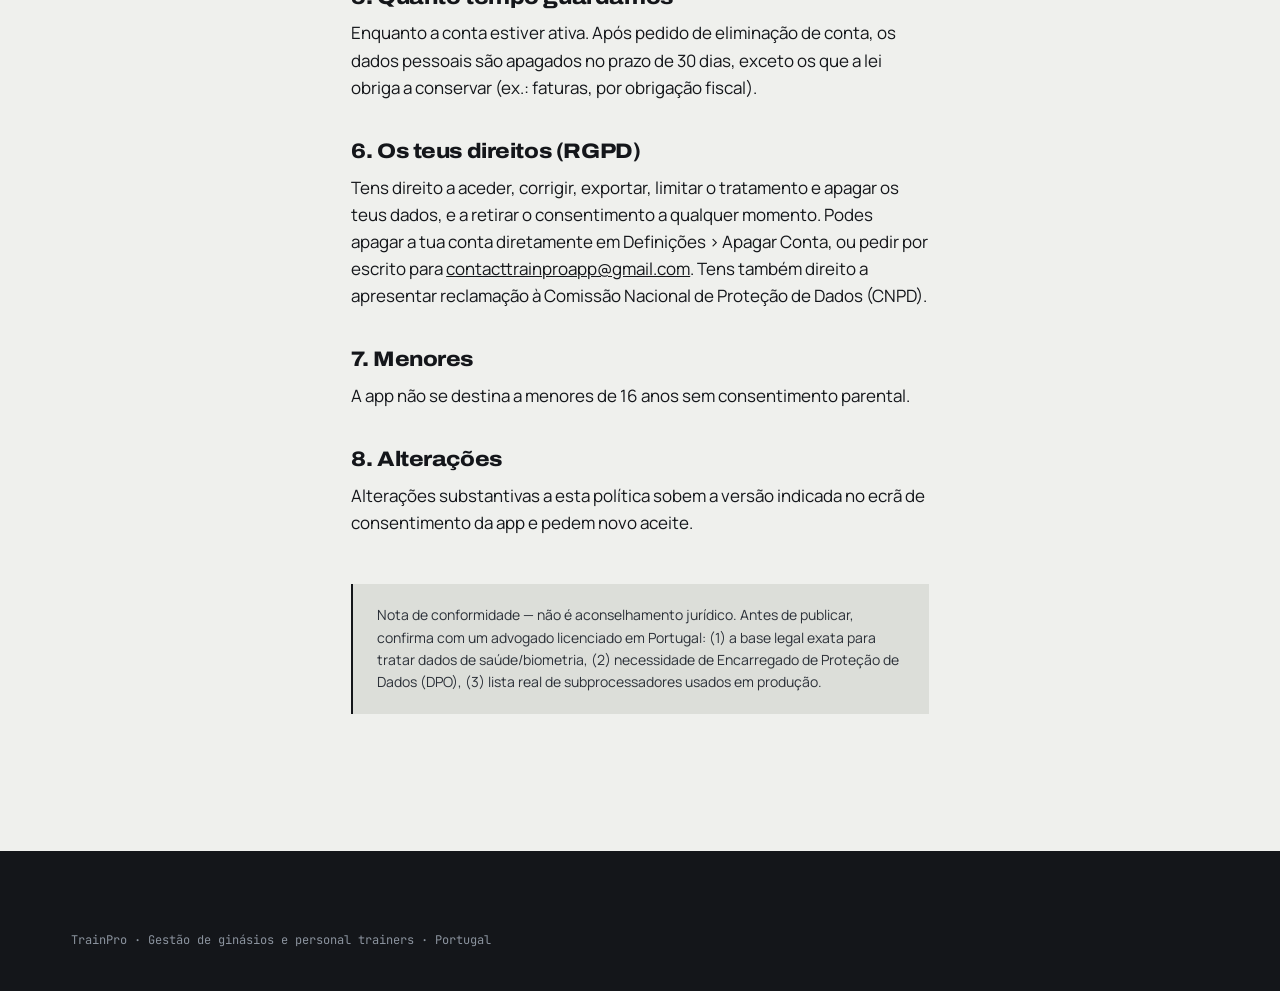
<file: legal/privacidade.html>
<!doctype html>
<html lang="pt-PT">
<head>
<meta charset="utf-8">
<meta name="viewport" content="width=device-width, initial-scale=1">
<title>Política de Privacidade — TrainPro</title>
<meta name="description" content="Política de Privacidade do TrainPro: que dados recolhemos, para que servem e como exerces os teus direitos.">
<link rel="preconnect" href="https://fonts.googleapis.com">
<link rel="preconnect" href="https://fonts.gstatic.com" crossorigin>
<link href="https://fonts.googleapis.com/css2?family=Archivo:wdth,wght@62..125,400..900&family=Manrope:wght@400..800&family=JetBrains+Mono:wght@400;700&display=swap" rel="stylesheet">
<link rel="stylesheet" href="../styles.css">
<link rel="stylesheet" href="legal.css">
<link rel="icon" href="data:image/svg+xml,<svg xmlns='http://www.w3.org/2000/svg' viewBox='0 0 100 100'><rect width='100' height='100' fill='%2314161A'/><rect x='18' y='30' width='64' height='12' fill='%23FFD400'/><rect x='18' y='58' width='40' height='12' fill='%23EFF0ED'/></svg>">
</head>
<body>

<header class="site-head">
  <div class="wrap site-head__inner">
    <a class="mark" href="../index.html"><span class="mark__dot" aria-hidden="true"></span>TrainPro</a>
    <nav class="site-nav" aria-label="Navegação principal">
      <a href="../index.html">Site</a>
      <a href="index.html">Legal</a>
    </nav>
  </div>
</header>

<main class="legal-main">
  <div class="wrap legal-doc">
    <nav class="legal-nav"><a href="index.html">← Legal</a><a href="termos.html">Termos de Serviço</a></nav>
    <p class="eyebrow">Legal</p>
    <h1>Política de Privacidade</h1>
    <p class="updated">Última atualização: 2026-07-29</p>

    <h2>1. Quem somos</h2>
    <p>Esta app é operada pelo titular da conta de programador registado na App Store Connect. Para questões de privacidade, contacta <a href="mailto:contacttrainproapp@gmail.com">contacttrainproapp@gmail.com</a> ou o suporte dentro da app (Definições &gt; Suporte).</p>

    <h2>2. Dados que recolhemos</h2>
    <ul>
      <li><strong>Conta:</strong> nome, email, password (armazenada apenas como hash, nunca em claro), telefone e NIF quando aplicável.</li>
      <li><strong>Saúde e atividade física:</strong> peso, altura, idade, sexo biológico, nível de atividade, objetivos de treino e nutrição, histórico de treinos e refeições. Estes são dados de categoria especial (art. 9 RGPD) e só são tratados com o teu consentimento explícito, dado ao criar a conta.</li>
      <li><strong>Pagamentos:</strong> processados por um prestador terceiro (Stripe); não guardamos dados de cartão nos nossos servidores.</li>
      <li><strong>Dados técnicos:</strong> identificadores de sessão, registos de acesso ao ginásio (QR/NFC) quando aplicável ao teu tenant.</li>
    </ul>

    <h2>3. Para que usamos os dados</h2>
    <ul>
      <li>Fornecer a funcionalidade da app (planos de treino, nutrição, controlo de acesso, faturação).</li>
      <li>Comunicações operacionais (confirmação de email, avisos de subscrição).</li>
      <li>Cumprir obrigações legais (faturação com NIF).</li>
    </ul>
    <p>Não vendemos os teus dados. Não usamos os teus dados de saúde para publicidade.</p>

    <h2>4. Com quem partilhamos</h2>
    <ul>
      <li>Supabase (base de dados e autenticação na nuvem).</li>
      <li>Stripe (processamento de pagamentos).</li>
      <li>Open Food Facts (consulta de informação nutricional de produtos, sem envio de dados pessoais).</li>
      <li>O ginásio/personal trainer ao qual estás associado, no âmbito da relação comercial que escolheste.</li>
    </ul>

    <h2>5. Quanto tempo guardamos</h2>
    <p>Enquanto a conta estiver ativa. Após pedido de eliminação de conta, os dados pessoais são apagados no prazo de 30 dias, exceto os que a lei obriga a conservar (ex.: faturas, por obrigação fiscal).</p>

    <h2>6. Os teus direitos (RGPD)</h2>
    <p>Tens direito a aceder, corrigir, exportar, limitar o tratamento e apagar os teus dados, e a retirar o consentimento a qualquer momento. Podes apagar a tua conta diretamente em Definições &gt; Apagar Conta, ou pedir por escrito para <a href="mailto:contacttrainproapp@gmail.com">contacttrainproapp@gmail.com</a>. Tens também direito a apresentar reclamação à Comissão Nacional de Proteção de Dados (CNPD).</p>

    <h2>7. Menores</h2>
    <p>A app não se destina a menores de 16 anos sem consentimento parental.</p>

    <h2>8. Alterações</h2>
    <p>Alterações substantivas a esta política sobem a versão indicada no ecrã de consentimento da app e pedem novo aceite.</p>

    <div class="legal-note">
      Nota de conformidade — não é aconselhamento jurídico. Antes de publicar, confirma com um advogado licenciado em Portugal: (1) a base legal exata para tratar dados de saúde/biometria, (2) necessidade de Encarregado de Proteção de Dados (DPO), (3) lista real de subprocessadores usados em produção.
    </div>
  </div>
</main>

<footer class="site-foot">
  <div class="wrap">
    <div class="site-foot__legal">
      <span>TrainPro · Gestão de ginásios e personal trainers · Portugal</span>
    </div>
  </div>
</footer>

</body>
</html>
</file>
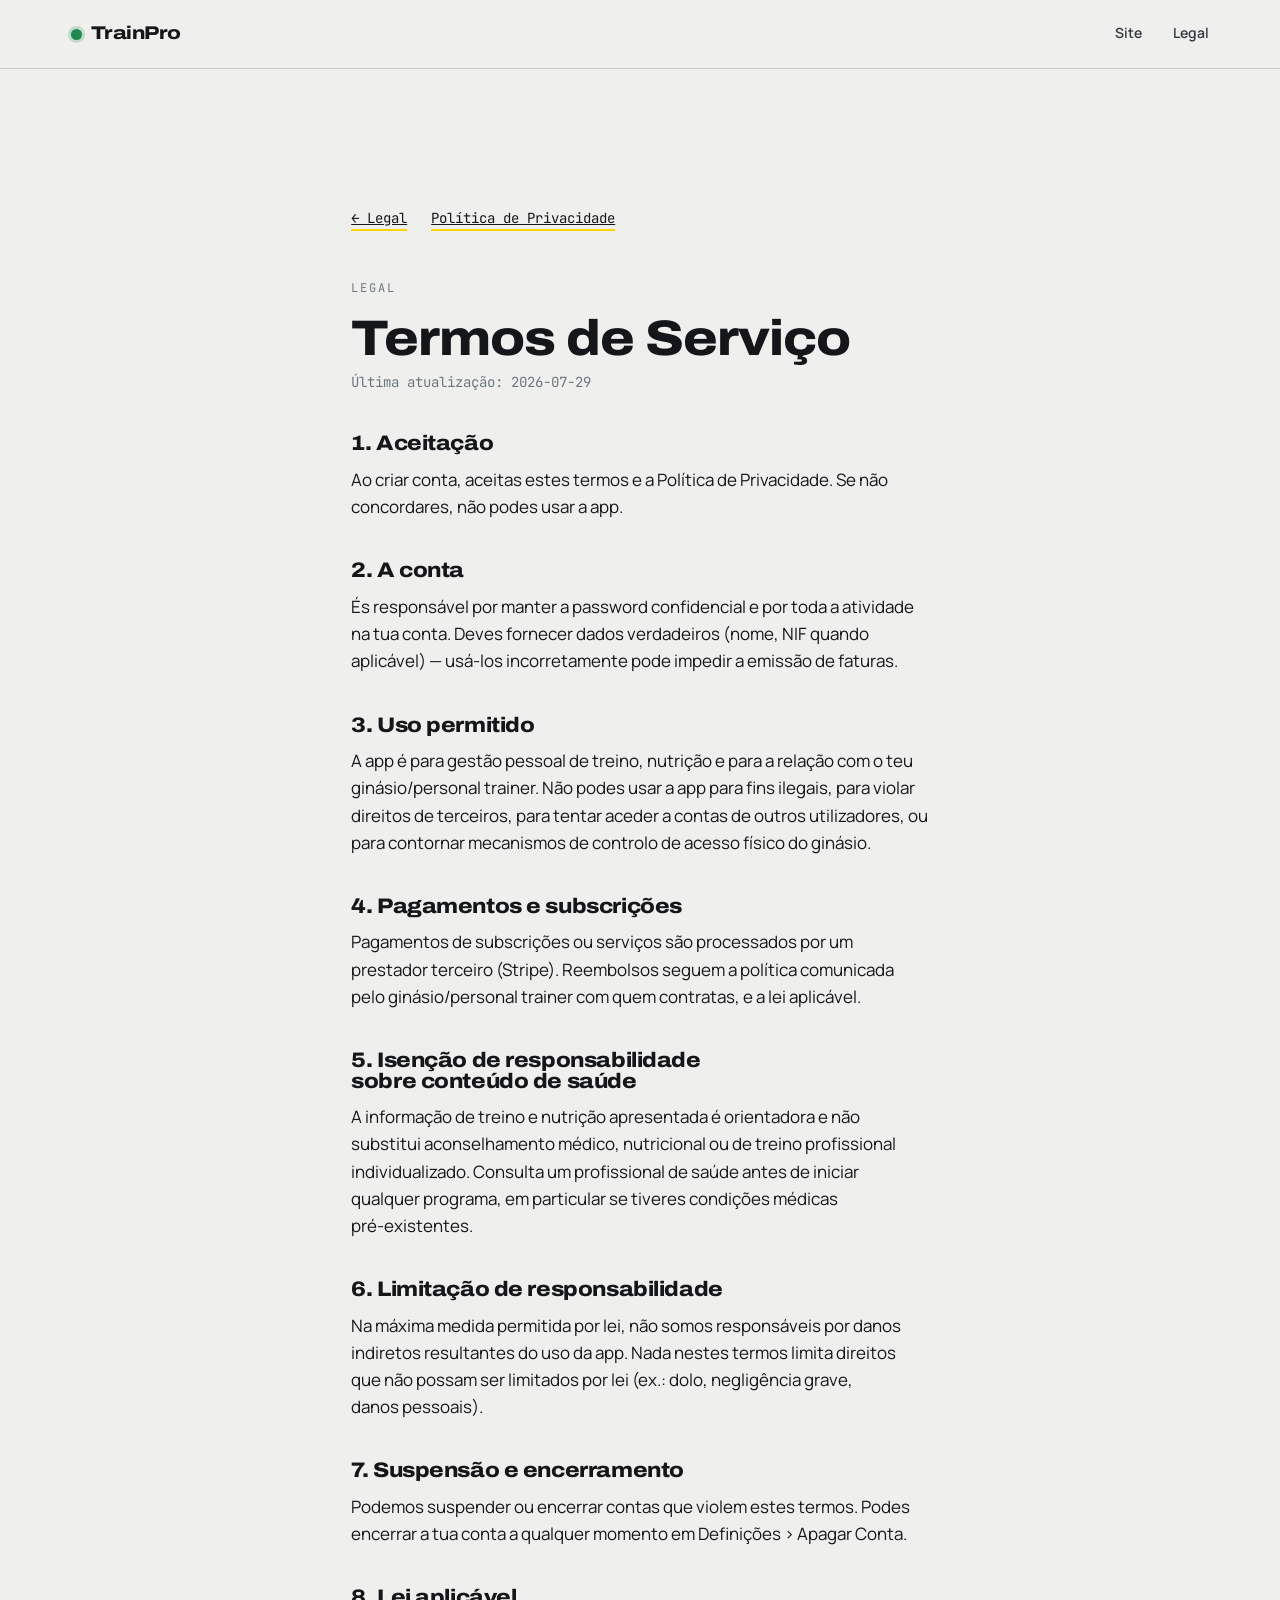
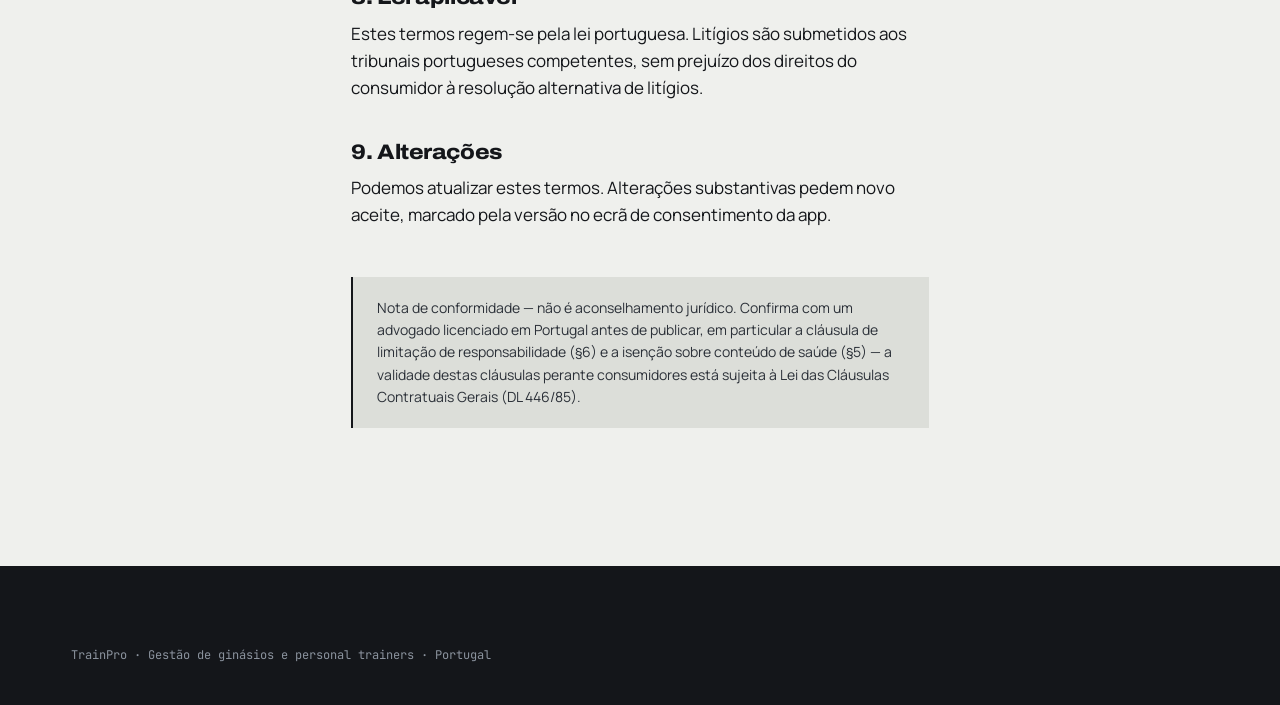
<file: legal/termos.html>
<!doctype html>
<html lang="pt-PT">
<head>
<meta charset="utf-8">
<meta name="viewport" content="width=device-width, initial-scale=1">
<title>Termos de Serviço — TrainPro</title>
<meta name="description" content="Termos de Serviço do TrainPro.">
<link rel="preconnect" href="https://fonts.googleapis.com">
<link rel="preconnect" href="https://fonts.gstatic.com" crossorigin>
<link href="https://fonts.googleapis.com/css2?family=Archivo:wdth,wght@62..125,400..900&family=Manrope:wght@400..800&family=JetBrains+Mono:wght@400;700&display=swap" rel="stylesheet">
<link rel="stylesheet" href="../styles.css">
<link rel="stylesheet" href="legal.css">
<link rel="icon" href="data:image/svg+xml,<svg xmlns='http://www.w3.org/2000/svg' viewBox='0 0 100 100'><rect width='100' height='100' fill='%2314161A'/><rect x='18' y='30' width='64' height='12' fill='%23FFD400'/><rect x='18' y='58' width='40' height='12' fill='%23EFF0ED'/></svg>">
</head>
<body>

<header class="site-head">
  <div class="wrap site-head__inner">
    <a class="mark" href="../index.html"><span class="mark__dot" aria-hidden="true"></span>TrainPro</a>
    <nav class="site-nav" aria-label="Navegação principal">
      <a href="../index.html">Site</a>
      <a href="index.html">Legal</a>
    </nav>
  </div>
</header>

<main class="legal-main">
  <div class="wrap legal-doc">
    <nav class="legal-nav"><a href="index.html">← Legal</a><a href="privacidade.html">Política de Privacidade</a></nav>
    <p class="eyebrow">Legal</p>
    <h1>Termos de Serviço</h1>
    <p class="updated">Última atualização: 2026-07-29</p>

    <h2>1. Aceitação</h2>
    <p>Ao criar conta, aceitas estes termos e a Política de Privacidade. Se não concordares, não podes usar a app.</p>

    <h2>2. A conta</h2>
    <p>És responsável por manter a password confidencial e por toda a atividade na tua conta. Deves fornecer dados verdadeiros (nome, NIF quando aplicável) — usá-los incorretamente pode impedir a emissão de faturas.</p>

    <h2>3. Uso permitido</h2>
    <p>A app é para gestão pessoal de treino, nutrição e para a relação com o teu ginásio/personal trainer. Não podes usar a app para fins ilegais, para violar direitos de terceiros, para tentar aceder a contas de outros utilizadores, ou para contornar mecanismos de controlo de acesso físico do ginásio.</p>

    <h2>4. Pagamentos e subscrições</h2>
    <p>Pagamentos de subscrições ou serviços são processados por um prestador terceiro (Stripe). Reembolsos seguem a política comunicada pelo ginásio/personal trainer com quem contratas, e a lei aplicável.</p>

    <h2>5. Isenção de responsabilidade sobre conteúdo de saúde</h2>
    <p>A informação de treino e nutrição apresentada é orientadora e não substitui aconselhamento médico, nutricional ou de treino profissional individualizado. Consulta um profissional de saúde antes de iniciar qualquer programa, em particular se tiveres condições médicas pré-existentes.</p>

    <h2>6. Limitação de responsabilidade</h2>
    <p>Na máxima medida permitida por lei, não somos responsáveis por danos indiretos resultantes do uso da app. Nada nestes termos limita direitos que não possam ser limitados por lei (ex.: dolo, negligência grave, danos pessoais).</p>

    <h2>7. Suspensão e encerramento</h2>
    <p>Podemos suspender ou encerrar contas que violem estes termos. Podes encerrar a tua conta a qualquer momento em Definições &gt; Apagar Conta.</p>

    <h2>8. Lei aplicável</h2>
    <p>Estes termos regem-se pela lei portuguesa. Litígios são submetidos aos tribunais portugueses competentes, sem prejuízo dos direitos do consumidor à resolução alternativa de litígios.</p>

    <h2>9. Alterações</h2>
    <p>Podemos atualizar estes termos. Alterações substantivas pedem novo aceite, marcado pela versão no ecrã de consentimento da app.</p>

    <div class="legal-note">
      Nota de conformidade — não é aconselhamento jurídico. Confirma com um advogado licenciado em Portugal antes de publicar, em particular a cláusula de limitação de responsabilidade (§6) e a isenção sobre conteúdo de saúde (§5) — a validade destas cláusulas perante consumidores está sujeita à Lei das Cláusulas Contratuais Gerais (DL 446/85).
    </div>
  </div>
</main>

<footer class="site-foot">
  <div class="wrap">
    <div class="site-foot__legal">
      <span>TrainPro · Gestão de ginásios e personal trainers · Portugal</span>
    </div>
  </div>
</footer>

</body>
</html>
</file>
<file: styles.css>
/* ==========================================================================
   TrainPro — site público
   Direção: betão e sinalética de ginásio. A cor é funcional, não decorativa:
   amarelo é ação, vermelho é acesso negado, verde é mensalidade em dia.
   ========================================================================== */

:root {
  color-scheme: light;

  /* Materiais */
  --paper:   #EFF0ED;   /* parede pintada */
  --slab:    #C9CCC7;   /* betão */
  --slab-2:  #DCDED9;
  --ink:     #14161A;   /* borracha do pavimento */
  --ink-2:   #1E2229;
  --steel:   #6E7681;

  /* Sinalética — semântica, ver comentário acima */
  --signal:  #FFD400;
  --denied:  #D93A2B;
  --granted: #1F8A4C;

  /* Tipo */
  --display: "Archivo", system-ui, sans-serif;
  --body:    "Manrope", system-ui, sans-serif;
  --mono:    "JetBrains Mono", ui-monospace, monospace;

  --text-xs:   0.75rem;
  --text-sm:   0.875rem;
  --text-base: clamp(1rem, 0.96rem + 0.2vw, 1.0625rem);
  --text-lg:   clamp(1.125rem, 1.05rem + 0.35vw, 1.3125rem);
  --text-xl:   clamp(1.5rem, 1.3rem + 0.9vw, 2rem);
  --text-2xl:  clamp(2rem, 1.6rem + 1.9vw, 3.25rem);
  --text-3xl:  clamp(2.5rem, 1.85rem + 3vw, 4.5rem);

  /* Ritmo — deliberadamente desigual, não é padding uniforme */
  --gutter:  clamp(1.25rem, 4vw, 4rem);
  --section: clamp(4.5rem, 3rem + 7vw, 9rem);
  --max:     1240px;

  --edge: 2px solid var(--ink);
  --hair: 1px solid rgba(20, 22, 26, 0.16);

  --dur-fast: 140ms;
  --dur:      320ms;
  --ease:     cubic-bezier(0.2, 0.7, 0.2, 1);
}

/* --------------------------------------------------------------- base ---- */

*,
*::before,
*::after { box-sizing: border-box; }

html { scroll-behavior: smooth; }

/* O cabeçalho é sticky: sem isto, saltar por âncora esconde o título por baixo dele. */
:target,
[id] { scroll-margin-top: 92px; }

body {
  margin: 0;
  background: var(--paper);
  color: var(--ink);
  font-family: var(--body);
  font-size: var(--text-base);
  line-height: 1.6;
  -webkit-font-smoothing: antialiased;
  overflow-x: hidden;
}

h1, h2, h3, h4 {
  font-family: var(--display);
  font-weight: 800;
  font-stretch: 112%;
  line-height: 0.98;
  letter-spacing: -0.02em;
  margin: 0;
  text-wrap: balance;
}

p { margin: 0; text-wrap: pretty; }

a { color: inherit; }

img, svg { max-width: 100%; display: block; }

:focus-visible {
  outline: 3px solid var(--ink);
  outline-offset: 3px;
}

.skip {
  position: absolute;
  left: -9999px;
  top: 0;
  background: var(--signal);
  color: var(--ink);
  padding: 0.75rem 1.25rem;
  font-weight: 700;
  z-index: 100;
}
.skip:focus { left: 0; }

.wrap {
  width: 100%;
  max-width: var(--max);
  margin-inline: auto;
  padding-inline: var(--gutter);
}

.eyebrow {
  font-family: var(--mono);
  font-size: var(--text-xs);
  letter-spacing: 0.16em;
  text-transform: uppercase;
  color: var(--steel);
  margin: 0 0 1rem;
}

.lede {
  font-size: var(--text-lg);
  color: #2B3038;
  max-width: 46ch;
}

/* ------------------------------------------------------------- botões ---- */

.btn {
  display: inline-flex;
  align-items: center;
  gap: 0.6rem;
  font-family: var(--display);
  font-weight: 700;
  font-stretch: 105%;
  font-size: var(--text-sm);
  letter-spacing: 0.04em;
  text-transform: uppercase;
  text-decoration: none;
  padding: 0.95rem 1.6rem;
  border: var(--edge);
  background: transparent;
  color: var(--ink);
  cursor: pointer;
  transition: transform var(--dur-fast) var(--ease),
              background-color var(--dur-fast) var(--ease),
              box-shadow var(--dur-fast) var(--ease);
}

.btn--solid {
  background: var(--signal);
  box-shadow: 5px 5px 0 var(--ink);
}

.btn--solid:hover,
.btn--solid:focus-visible {
  transform: translate(2px, 2px);
  box-shadow: 3px 3px 0 var(--ink);
}

.btn--ghost:hover,
.btn--ghost:focus-visible { background: var(--slab-2); }

.btn--light {
  border-color: var(--paper);
  color: var(--paper);
}
.btn--light:hover,
.btn--light:focus-visible {
  background: var(--paper);
  color: var(--ink);
}

.btn:active { transform: translate(3px, 3px); }

/* ------------------------------------------------------------ cabeçalho -- */

.site-head {
  position: sticky;
  top: 0;
  z-index: 40;
  background: color-mix(in srgb, var(--paper) 88%, transparent);
  backdrop-filter: blur(12px);
  border-bottom: var(--hair);
}

.site-head__inner {
  display: flex;
  align-items: center;
  justify-content: space-between;
  gap: 1.5rem;
  min-height: 68px;
}

.mark {
  display: inline-flex;
  align-items: center;
  gap: 0.55rem;
  font-family: var(--display);
  font-weight: 800;
  font-stretch: 120%;
  font-size: 1.15rem;
  letter-spacing: -0.03em;
  text-decoration: none;
}

.mark__dot {
  width: 11px;
  height: 11px;
  background: var(--granted);
  border-radius: 50%;
  box-shadow: 0 0 0 3px color-mix(in srgb, var(--granted) 22%, transparent);
}

.site-nav {
  display: flex;
  align-items: center;
  gap: clamp(1rem, 2.4vw, 2.2rem);
}

.site-nav a {
  font-size: var(--text-sm);
  font-weight: 600;
  text-decoration: none;
  color: #333940;
  padding-block: 0.35rem;
  border-bottom: 2px solid transparent;
  transition: border-color var(--dur-fast) var(--ease), color var(--dur-fast) var(--ease);
}

.site-nav a:hover,
.site-nav a:focus-visible {
  color: var(--ink);
  border-bottom-color: var(--signal);
}

.site-head .btn { padding: 0.65rem 1.1rem; }

@media (max-width: 860px) {
  .site-nav a:not(.btn) { display: none; }
}

/* ------------------------------------------------------------------ hero - */

.hero {
  position: relative;
  padding-block: clamp(3rem, 2rem + 5vw, 6rem) var(--section);
  overflow: hidden;
}

/* Marcação de chão de ginásio: a diagonal amarela de zona de segurança. */
.hero::before {
  content: "";
  position: absolute;
  inset-inline: 0;
  top: 0;
  height: 6px;
  background: repeating-linear-gradient(
    -45deg,
    var(--signal) 0 14px,
    var(--ink) 14px 28px
  );
  opacity: 0.9;
}

.hero__grid {
  display: grid;
  grid-template-columns: minmax(0, 1.05fr) minmax(0, 0.95fr);
  gap: clamp(2.5rem, 5vw, 5rem);
  align-items: center;
}

.hero__title {
  font-size: var(--text-3xl);
  font-stretch: 118%;
  margin-bottom: 1.5rem;
}

.hero__title em {
  font-style: normal;
  display: block;
  color: var(--steel);
}

.hero__actions {
  display: flex;
  flex-wrap: wrap;
  gap: 0.9rem;
  margin-top: 2.25rem;
}

.hero__note {
  margin-top: 1.5rem;
  font-family: var(--mono);
  font-size: var(--text-xs);
  color: var(--steel);
}

@media (max-width: 940px) {
  .hero__grid { grid-template-columns: 1fr; }
}

/* ------------------------------------------------- painel de acesso (★) -- */
/* O elemento assinatura. Tudo à volta é contido para este poder ser alto. */

.reader {
  background: var(--ink);
  border: var(--edge);
  box-shadow: 12px 12px 0 rgba(20, 22, 26, 0.14);
  padding: 1.15rem;
  display: grid;
  gap: 1.15rem;
  /* Textura de borracha do pavimento — material real, muito discreto. */
  background-image:
    radial-gradient(circle at 20% 30%, rgba(255, 255, 255, 0.045) 0 1px, transparent 1px),
    radial-gradient(circle at 70% 60%, rgba(255, 255, 255, 0.035) 0 1px, transparent 1px),
    radial-gradient(circle at 45% 85%, rgba(255, 255, 255, 0.03) 0 1px, transparent 1px);
  background-size: 44px 44px, 62px 62px, 38px 38px;
}

.reader__top {
  display: flex;
  align-items: center;
  justify-content: space-between;
  font-family: var(--mono);
  font-size: var(--text-xs);
  letter-spacing: 0.1em;
  color: #7A828D;
  text-transform: uppercase;
}

.reader__lamp {
  display: inline-flex;
  align-items: center;
  gap: 0.5rem;
}

.reader__lamp span {
  width: 9px;
  height: 9px;
  border-radius: 50%;
  background: #3A4048;
  transition: background-color var(--dur) var(--ease), box-shadow var(--dur) var(--ease);
}

.reader[data-state="granted"] .reader__lamp span {
  background: var(--granted);
  box-shadow: 0 0 12px var(--granted);
}

.reader[data-state="denied"] .reader__lamp span {
  background: var(--denied);
  box-shadow: 0 0 12px var(--denied);
}

.reader__screen {
  background: #0B0D10;
  border: 1px solid #2A3038;
  padding: clamp(1.1rem, 2.5vw, 1.75rem);
  min-height: 268px;
  display: grid;
  align-content: space-between;
  gap: 1.25rem;
}

.reader__member {
  display: grid;
  gap: 0.3rem;
  transition: opacity var(--dur) var(--ease), transform var(--dur) var(--ease);
}

.reader.is-swapping .reader__member {
  opacity: 0;
  transform: translateY(6px);
}

.reader__name {
  font-family: var(--display);
  font-weight: 800;
  font-stretch: 108%;
  font-size: clamp(1.4rem, 1.1rem + 1.3vw, 2.05rem);
  color: var(--paper);
  line-height: 1.05;
}

.reader__plan {
  font-family: var(--mono);
  font-size: var(--text-xs);
  color: #8B939E;
  letter-spacing: 0.06em;
}

.reader__verdict {
  display: flex;
  align-items: baseline;
  justify-content: space-between;
  gap: 1rem;
  flex-wrap: wrap;
  border-top: 1px solid #2A3038;
  padding-top: 1rem;
}

.reader__word {
  font-family: var(--display);
  font-weight: 800;
  font-stretch: 125%;
  font-size: clamp(1.6rem, 1.1rem + 2.2vw, 2.6rem);
  letter-spacing: -0.02em;
  line-height: 1;
  transition: color var(--dur) var(--ease);
}

.reader[data-state="granted"] .reader__word { color: var(--granted); }
.reader[data-state="denied"]  .reader__word { color: var(--denied); }

.reader__reason {
  font-family: var(--mono);
  font-size: var(--text-xs);
  color: #8B939E;
  max-width: 30ch;
  text-align: right;
  margin-left: auto;
}

.reader__foot {
  display: flex;
  align-items: center;
  justify-content: space-between;
  gap: 1rem;
  font-family: var(--mono);
  font-size: var(--text-xs);
  color: #5D656F;
  letter-spacing: 0.08em;
  text-transform: uppercase;
}

/* Barra de progresso do ciclo — sinaliza que isto é uma simulação viva. */
.reader__tick {
  height: 3px;
  background: #2A3038;
  overflow: hidden;
}

.reader__tick i {
  display: block;
  height: 100%;
  width: 0;
  background: var(--signal);
}

.reader.is-running .reader__tick i {
  animation: tick 4.4s linear infinite;
}

@keyframes tick {
  from { width: 0; }
  to   { width: 100%; }
}

/* ------------------------------------------------------------- secções --- */

.section { padding-block: var(--section); }

.section--ink {
  background: var(--ink);
  color: var(--paper);
}

.section--slab { background: var(--slab); }

.section__head {
  max-width: 60ch;
  margin-bottom: clamp(2.5rem, 4vw, 4rem);
}

.section__title {
  font-size: var(--text-2xl);
  margin-bottom: 1rem;
}

.section--ink .lede { color: #B9C0C9; }
.section--ink .eyebrow { color: #7A828D; }

/* --------------------------------------------------- o que substitui ----- */

.replace {
  display: grid;
  grid-template-columns: repeat(auto-fit, minmax(180px, 1fr));
  gap: 1px;
  background: rgba(255, 255, 255, 0.14);
  border: 1px solid rgba(255, 255, 255, 0.14);
}

.replace__item {
  background: var(--ink);
  padding: 1.75rem 1.35rem;
  display: grid;
  gap: 0.45rem;
  align-content: start;
}

.replace__tool {
  font-family: var(--display);
  font-weight: 800;
  font-stretch: 108%;
  font-size: var(--text-lg);
  color: #6E7681;
  text-decoration: line-through;
  text-decoration-color: var(--denied);
  text-decoration-thickness: 2px;
}

.replace__what {
  font-size: var(--text-sm);
  color: #B9C0C9;
}

.replace__out {
  margin-top: 2.5rem;
  font-family: var(--display);
  font-weight: 800;
  font-stretch: 118%;
  font-size: var(--text-xl);
  color: var(--paper);
}

.replace__out b { color: var(--signal); font-weight: 800; }

/* ----------------------------------------------------------- audiências -- */

.tracks {
  display: grid;
  grid-template-columns: repeat(auto-fit, minmax(300px, 1fr));
  gap: clamp(1.25rem, 2.5vw, 2rem);
}

.track {
  background: var(--paper);
  border: var(--edge);
  padding: clamp(1.5rem, 3vw, 2.25rem);
  display: grid;
  gap: 1rem;
  align-content: start;
  transition: transform var(--dur) var(--ease), box-shadow var(--dur) var(--ease);
}

.track:hover { transform: translateY(-4px); box-shadow: 8px 8px 0 var(--ink); }

.track__tag {
  font-family: var(--mono);
  font-size: var(--text-xs);
  letter-spacing: 0.14em;
  text-transform: uppercase;
  color: var(--ink);
  background: var(--signal);
  padding: 0.3rem 0.6rem;
  justify-self: start;
}

.track__title { font-size: var(--text-xl); }

.track__list {
  margin: 0;
  padding: 0;
  list-style: none;
  display: grid;
  gap: 0.6rem;
}

.track__list li {
  font-size: var(--text-sm);
  padding-left: 1.4rem;
  position: relative;
  color: #333940;
}

.track__list li::before {
  content: "";
  position: absolute;
  left: 0;
  top: 0.55em;
  width: 8px;
  height: 8px;
  background: var(--ink);
}

.track__price {
  font-family: var(--mono);
  font-size: var(--text-sm);
  color: var(--steel);
  border-top: var(--hair);
  padding-top: 1rem;
}

.track__price b {
  font-family: var(--display);
  font-size: var(--text-xl);
  font-stretch: 112%;
  color: var(--ink);
  display: block;
}

/* -------------------------------------------------------------- features - */
/* Bento com variação de tamanho por importância — não é grelha uniforme. */

.bento {
  display: grid;
  grid-template-columns: repeat(6, 1fr);
  gap: 1.25rem;
}

.cell {
  border: var(--edge);
  background: var(--paper);
  padding: clamp(1.35rem, 2.4vw, 2rem);
  display: grid;
  gap: 0.7rem;
  align-content: start;
  grid-column: span 2;
}

.cell--wide  { grid-column: span 3; }
.cell--four  { grid-column: span 4; }
.cell--hero  { grid-column: span 4; background: var(--ink); color: var(--paper); }
.cell--mark  { grid-column: span 2; background: var(--signal); }

.cell__kicker {
  font-family: var(--mono);
  font-size: var(--text-xs);
  letter-spacing: 0.14em;
  text-transform: uppercase;
  color: var(--steel);
}

.cell--hero .cell__kicker { color: #7A828D; }

.cell__title {
  font-size: var(--text-lg);
  font-stretch: 108%;
}

.cell--hero .cell__title { font-size: var(--text-xl); }

.cell__body {
  font-size: var(--text-sm);
  color: #333940;
}

.cell--hero .cell__body { color: #B9C0C9; }

@media (max-width: 900px) {
  .bento { grid-template-columns: repeat(2, 1fr); }
  .cell,
  .cell--wide,
  .cell--four,
  .cell--hero,
  .cell--mark { grid-column: span 2; }
}

/* ----------------------------------------------------------- o que vende - */

.sells {
  display: grid;
  grid-template-columns: repeat(auto-fit, minmax(240px, 1fr));
  gap: 1px;
  background: rgba(20, 22, 26, 0.16);
  border: 1px solid rgba(20, 22, 26, 0.16);
}

.sell {
  background: var(--slab);
  padding: 1.6rem 1.35rem;
  display: grid;
  gap: 0.4rem;
  align-content: start;
}

.sell__name {
  font-family: var(--display);
  font-weight: 800;
  font-stretch: 108%;
  font-size: var(--text-lg);
}

.sell__body { font-size: var(--text-sm); color: #333940; }

/* ---------------------------------------------------------------- preços - */

.switch {
  display: inline-flex;
  border: var(--edge);
  margin-bottom: 2.5rem;
}

.switch button {
  font-family: var(--display);
  font-weight: 700;
  font-stretch: 105%;
  font-size: var(--text-sm);
  letter-spacing: 0.05em;
  text-transform: uppercase;
  padding: 0.8rem 1.4rem;
  border: 0;
  background: transparent;
  color: var(--ink);
  cursor: pointer;
  transition: background-color var(--dur-fast) var(--ease), color var(--dur-fast) var(--ease);
}

.switch button + button { border-left: var(--edge); }

.switch button[aria-pressed="true"] {
  background: var(--ink);
  color: var(--paper);
}

.audience-head {
  display: flex;
  align-items: baseline;
  gap: 1rem;
  flex-wrap: wrap;
  margin: 3.5rem 0 1.5rem;
}

.audience-head:first-of-type { margin-top: 0; }

.audience-head h3 { font-size: var(--text-xl); }

.audience-head span {
  font-family: var(--mono);
  font-size: var(--text-xs);
  letter-spacing: 0.1em;
  text-transform: uppercase;
  color: var(--ink);
  background: var(--signal);
  padding: 0.25rem 0.55rem;
}

.plans {
  display: grid;
  grid-template-columns: repeat(auto-fit, minmax(260px, 1fr));
  gap: 1.25rem;
}

.plan {
  border: var(--edge);
  background: var(--paper);
  padding: clamp(1.5rem, 2.6vw, 2rem);
  display: grid;
  gap: 1rem;
  align-content: start;
  position: relative;
}

.plan--pick { box-shadow: 8px 8px 0 var(--signal); }

.plan__flag {
  position: absolute;
  top: -1px;
  right: -1px;
  background: var(--signal);
  border: var(--edge);
  font-family: var(--mono);
  font-size: 0.6875rem;
  letter-spacing: 0.12em;
  text-transform: uppercase;
  padding: 0.3rem 0.6rem;
}

.plan__name { font-size: var(--text-xl); }

.plan__for { font-size: var(--text-sm); color: var(--steel); }

.plan__price {
  font-family: var(--display);
  font-weight: 800;
  font-stretch: 120%;
  font-size: clamp(2.1rem, 1.6rem + 1.9vw, 3rem);
  line-height: 1;
  letter-spacing: -0.03em;
  font-variant-numeric: tabular-nums;
}

.plan__cycle {
  font-family: var(--mono);
  font-size: var(--text-xs);
  color: var(--steel);
  text-transform: uppercase;
  letter-spacing: 0.08em;
}

.plan__save {
  font-family: var(--mono);
  font-size: var(--text-xs);
  color: var(--granted);
  min-height: 1.2em;
}

.plan__list {
  margin: 0;
  padding: 0;
  list-style: none;
  display: grid;
  gap: 0.55rem;
  border-top: var(--hair);
  padding-top: 1rem;
}

.plan__list li {
  font-size: var(--text-sm);
  color: #333940;
  padding-left: 1.35rem;
  position: relative;
}

.plan__list li::before {
  content: "";
  position: absolute;
  left: 0;
  top: 0.42em;
  width: 9px;
  height: 5px;
  border-left: 2px solid var(--granted);
  border-bottom: 2px solid var(--granted);
  transform: rotate(-45deg);
}

.plan .btn { justify-content: center; }

.custom {
  margin-top: 2.5rem;
  border: var(--edge);
  border-style: dashed;
  padding: clamp(1.5rem, 3vw, 2.25rem);
  display: flex;
  align-items: center;
  justify-content: space-between;
  gap: 1.5rem;
  flex-wrap: wrap;
}

.custom p { max-width: 52ch; }
.custom h3 { font-size: var(--text-lg); margin-bottom: 0.4rem; }

/* ------------------------------------------------------------- arranque -- */
/* Numeração legítima: isto É uma sequência, a ordem importa. */

.steps {
  display: grid;
  gap: 0;
  counter-reset: step;
  border-top: 1px solid rgba(255, 255, 255, 0.16);
}

.step {
  counter-increment: step;
  display: grid;
  grid-template-columns: 4.5rem 1fr;
  gap: clamp(1rem, 3vw, 2.5rem);
  padding-block: 1.75rem;
  border-bottom: 1px solid rgba(255, 255, 255, 0.16);
  align-items: start;
}

.step::before {
  content: counter(step, decimal-leading-zero);
  font-family: var(--mono);
  font-size: var(--text-sm);
  color: var(--signal);
  letter-spacing: 0.08em;
  padding-top: 0.3rem;
}

.step h3 {
  font-size: var(--text-lg);
  color: var(--paper);
  margin-bottom: 0.4rem;
}

.step p { font-size: var(--text-sm); color: #B9C0C9; max-width: 58ch; }

/* ------------------------------------------------------------------ faq -- */

.faq { display: grid; gap: 0; border-top: var(--hair); }

.faq details {
  border-bottom: var(--hair);
  padding-block: 1.25rem;
}

.faq summary {
  font-family: var(--display);
  font-weight: 800;
  font-stretch: 108%;
  font-size: var(--text-lg);
  cursor: pointer;
  list-style: none;
  display: flex;
  align-items: center;
  justify-content: space-between;
  gap: 1rem;
}

.faq summary::-webkit-details-marker { display: none; }

.faq summary::after {
  content: "+";
  font-family: var(--mono);
  font-size: 1.4rem;
  color: var(--steel);
  transition: transform var(--dur) var(--ease);
}

.faq details[open] summary::after { transform: rotate(45deg); }

.faq p {
  margin-top: 0.85rem;
  font-size: var(--text-sm);
  color: #333940;
  max-width: 68ch;
}

/* ------------------------------------------------------------------ cta -- */

.cta {
  background: var(--signal);
  padding-block: var(--section);
  border-block: var(--edge);
}

.cta__inner {
  display: grid;
  gap: 1.5rem;
  justify-items: start;
  max-width: 60ch;
}

.cta h2 { font-size: var(--text-2xl); }

.cta p { font-size: var(--text-lg); }

.cta__mail {
  font-family: var(--mono);
  font-size: var(--text-sm);
  text-decoration: none;
  border-bottom: 2px solid var(--ink);
  padding-bottom: 2px;
}

/* --------------------------------------------------------------- rodapé -- */

.site-foot {
  background: var(--ink);
  color: #8B939E;
  padding-block: 3.5rem 2.5rem;
}

.site-foot__grid {
  display: flex;
  justify-content: space-between;
  gap: 2rem;
  flex-wrap: wrap;
  padding-bottom: 2rem;
  border-bottom: 1px solid rgba(255, 255, 255, 0.14);
}

.site-foot .mark { color: var(--paper); }

.site-foot a { color: #B9C0C9; text-decoration: none; }
.site-foot a:hover { color: var(--signal); }

.site-foot__links {
  display: flex;
  gap: 1.5rem;
  flex-wrap: wrap;
  font-size: var(--text-sm);
}

.site-foot__legal {
  padding-top: 1.5rem;
  font-family: var(--mono);
  font-size: var(--text-xs);
  display: flex;
  justify-content: space-between;
  gap: 1rem;
  flex-wrap: wrap;
}

/* ----------------------------------------------------------- movimento --- */

/* Só esconde quando há JS para voltar a mostrar. Sem JS, o conteúdo
   aparece na mesma — uma landing page em branco não é um estado aceitável. */
.js .reveal {
  opacity: 0;
  transform: translateY(18px);
  transition: opacity 620ms var(--ease), transform 620ms var(--ease);
}

.js .reveal.is-in { opacity: 1; transform: none; }

@media (prefers-reduced-motion: reduce) {
  html { scroll-behavior: auto; }

  *,
  *::before,
  *::after {
    animation-duration: 0.01ms !important;
    animation-iteration-count: 1 !important;
    transition-duration: 0.01ms !important;
  }

  .js .reveal { opacity: 1; transform: none; }
}

/* Botão escuro sobre o amarelo do CTA — o inverso do .btn--solid. */
.btn--ink {
  background: var(--ink);
  color: var(--paper);
  border-color: var(--ink);
  box-shadow: 5px 5px 0 rgba(20, 22, 26, 0.25);
}

.btn--ink:hover,
.btn--ink:focus-visible {
  transform: translate(2px, 2px);
  box-shadow: 3px 3px 0 rgba(20, 22, 26, 0.25);
}
</file>
<file: legal/legal.css>
/* Tipografia da página legal — reaproveita as variáveis de styles.css. */
.legal-main { padding-block: var(--section); }
.legal-doc {
  max-width: 68ch;
  margin-inline: auto;
}
.legal-doc .updated {
  font-family: var(--mono);
  font-size: var(--text-sm);
  color: var(--steel);
  margin-bottom: 2.5rem;
}
.legal-doc h1 {
  font-size: var(--text-2xl);
  margin-bottom: 0.5rem;
}
.legal-doc h2 {
  font-family: var(--display);
  font-size: var(--text-lg);
  margin-top: 2.5rem;
  margin-bottom: 0.75rem;
}
.legal-doc p { margin-bottom: 1rem; }
.legal-doc ul { margin: 0 0 1rem; padding-left: 1.3rem; }
.legal-doc li { margin-bottom: 0.5rem; }
.legal-nav {
  display: flex;
  gap: 1.5rem;
  margin-bottom: 3rem;
  font-family: var(--mono);
  font-size: var(--text-sm);
}
.legal-nav a { border-bottom: 2px solid var(--signal); }
.legal-note {
  margin-top: 3rem;
  padding: 1.25rem 1.5rem;
  border-left: var(--edge);
  background: var(--slab-2);
  font-size: var(--text-sm);
  color: #2B3038;
}
</file>
